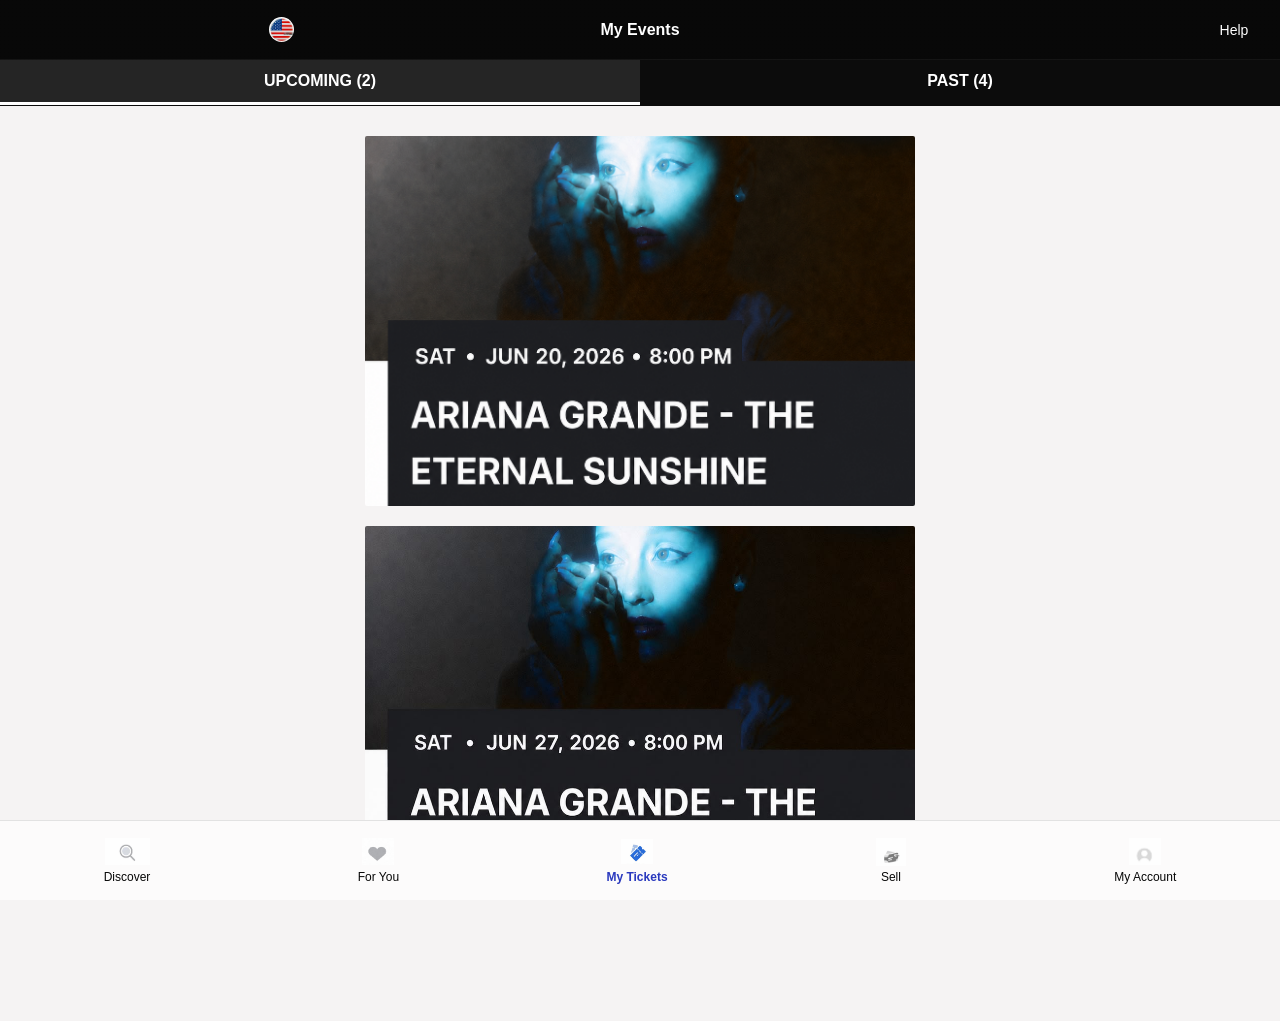
<file: index.html>
<!DOCTYPE html>
<html lang="en">
<head>
  <meta charset="UTF-8" />
  <meta name="viewport" content="width=device-width, initial-scale=1.0"/>
  <title>My Tickets</title>
  <link rel="stylesheet" href="fontawesome/fontawesome-free-6.7.2-web/css/all.min.css">
  <link rel="stylesheet" href="https://fonts.googleapis.com/css2?family=Material+Symbols+Outlined:opsz,wght,FILL,GRAD@24,400,0,0" />
  <link rel="stylesheet" href="css/ticket.css">
  <link rel="manifest" href="manifest.json">
  <meta name="theme-color" content="rgb(7, 7, 7)">
</head>
<body>

  <!-- SCREEN 1 -->
  <div class="screen active" id="screen1">

    <!-- 🔹 TOP NAV -->
    <header class="top-nav">
      <div class="top-left">
        <img src="image/usa1.jpg" alt="US" class="flag-icon">
      </div>
      <div class="top-title">My Events</div>
      <div class="top-right">
        <a href="#" class="help-link">Help</a>
      </div>
    </header>

    <!-- 🔹 TABS -->
    <div class="tabs">
      <div class="active">UPCOMING (2)</div>
      <div>PAST (4)</div>
    </div>

    <!-- 🔹 EVENT CARDS -->
    

   <div class="events-container">

  <div class="event-card" onclick="location.href='/move.html'">
    <img src="image/012.png" alt="BLAZE Event" style="width: 105%; height: 370px;">
    <div class="event-info"></div>
  </div>

<div class="event-card" onclick="location.href='/new.html'">
    <img src="image/011.jpeg" alt="BLAZE Event" style="width: 105%; height: 370px;">
    <div class="event-info"></div>
  </div>


</div>

    <!-- 🔹 BOTTOM NAV (Picture-Ready) -->
    <footer class="bottom-nav">
      <div class="nav-item">
        <img src="image/Discover.jpeg" alt="Discover" class="nav-icon" style="width: 45px;">
        <span>Discover</span>
      </div>
      <div class="nav-item">
        <img src="image/for you.jpeg" alt="For You" class="nav-icon">
        <span>For You</span>
      </div>
      <div class="nav-item active">
        <img src="image/tickest.jpeg" alt="My Tickets" class="nav-icon">
        <span>My Tickets</span>
      </div>
      <div class="nav-item">
        <img src="image/sell.jpeg" alt="Sell" class="nav-icon">
        <span>Sell</span>
      </div>
      <a href="../php/update.php">
        <div class="nav-item">
          <img src="image/myaccount.jpeg" alt="My Account" class="nav-icon">
          <span>My Account</span>
        </div>
      </a>
    </footer>

  </div>

  <script>
    if ("serviceWorker" in navigator) {
      navigator.serviceWorker.register("../service-worker.js")
        .then(() => console.log("✅ Service Worker registered"))
        .catch(err => console.log("❌ SW registration failed:", err));
    }
  </script>
</body>
</html>
</file>
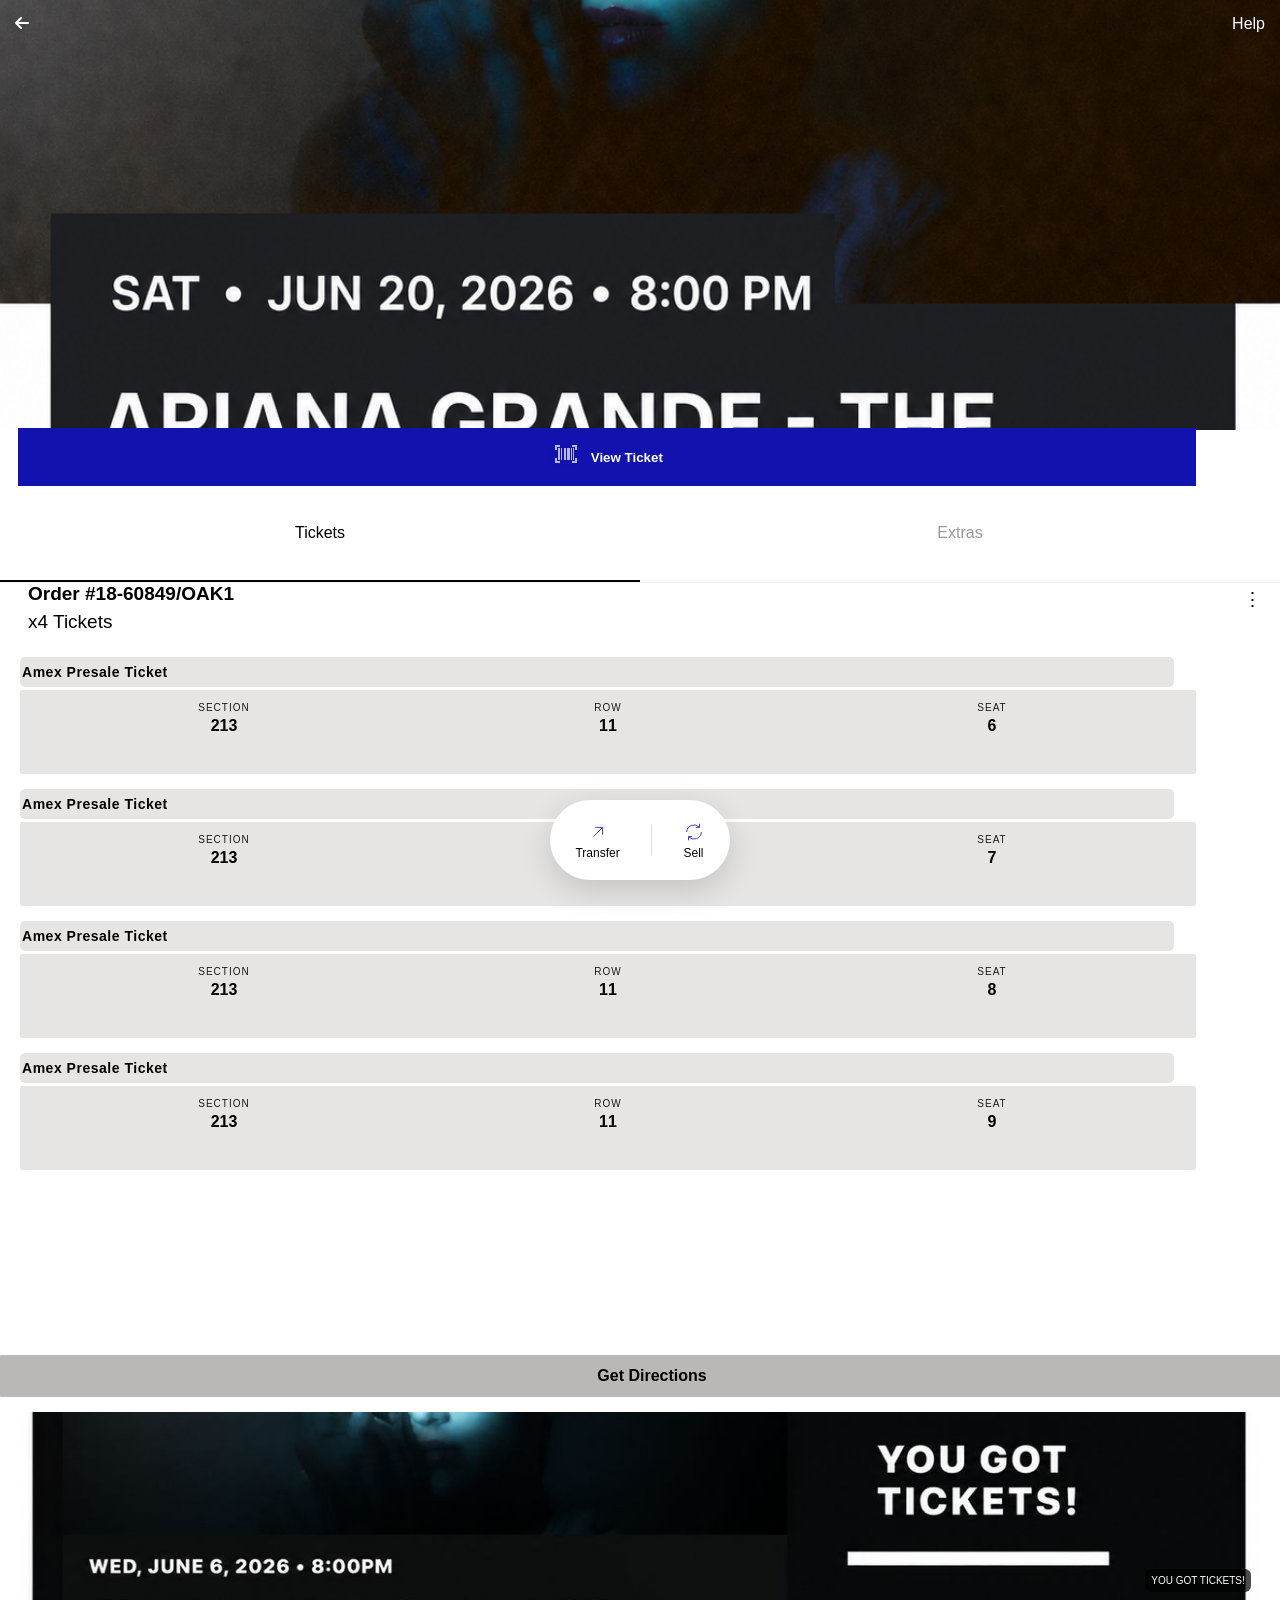
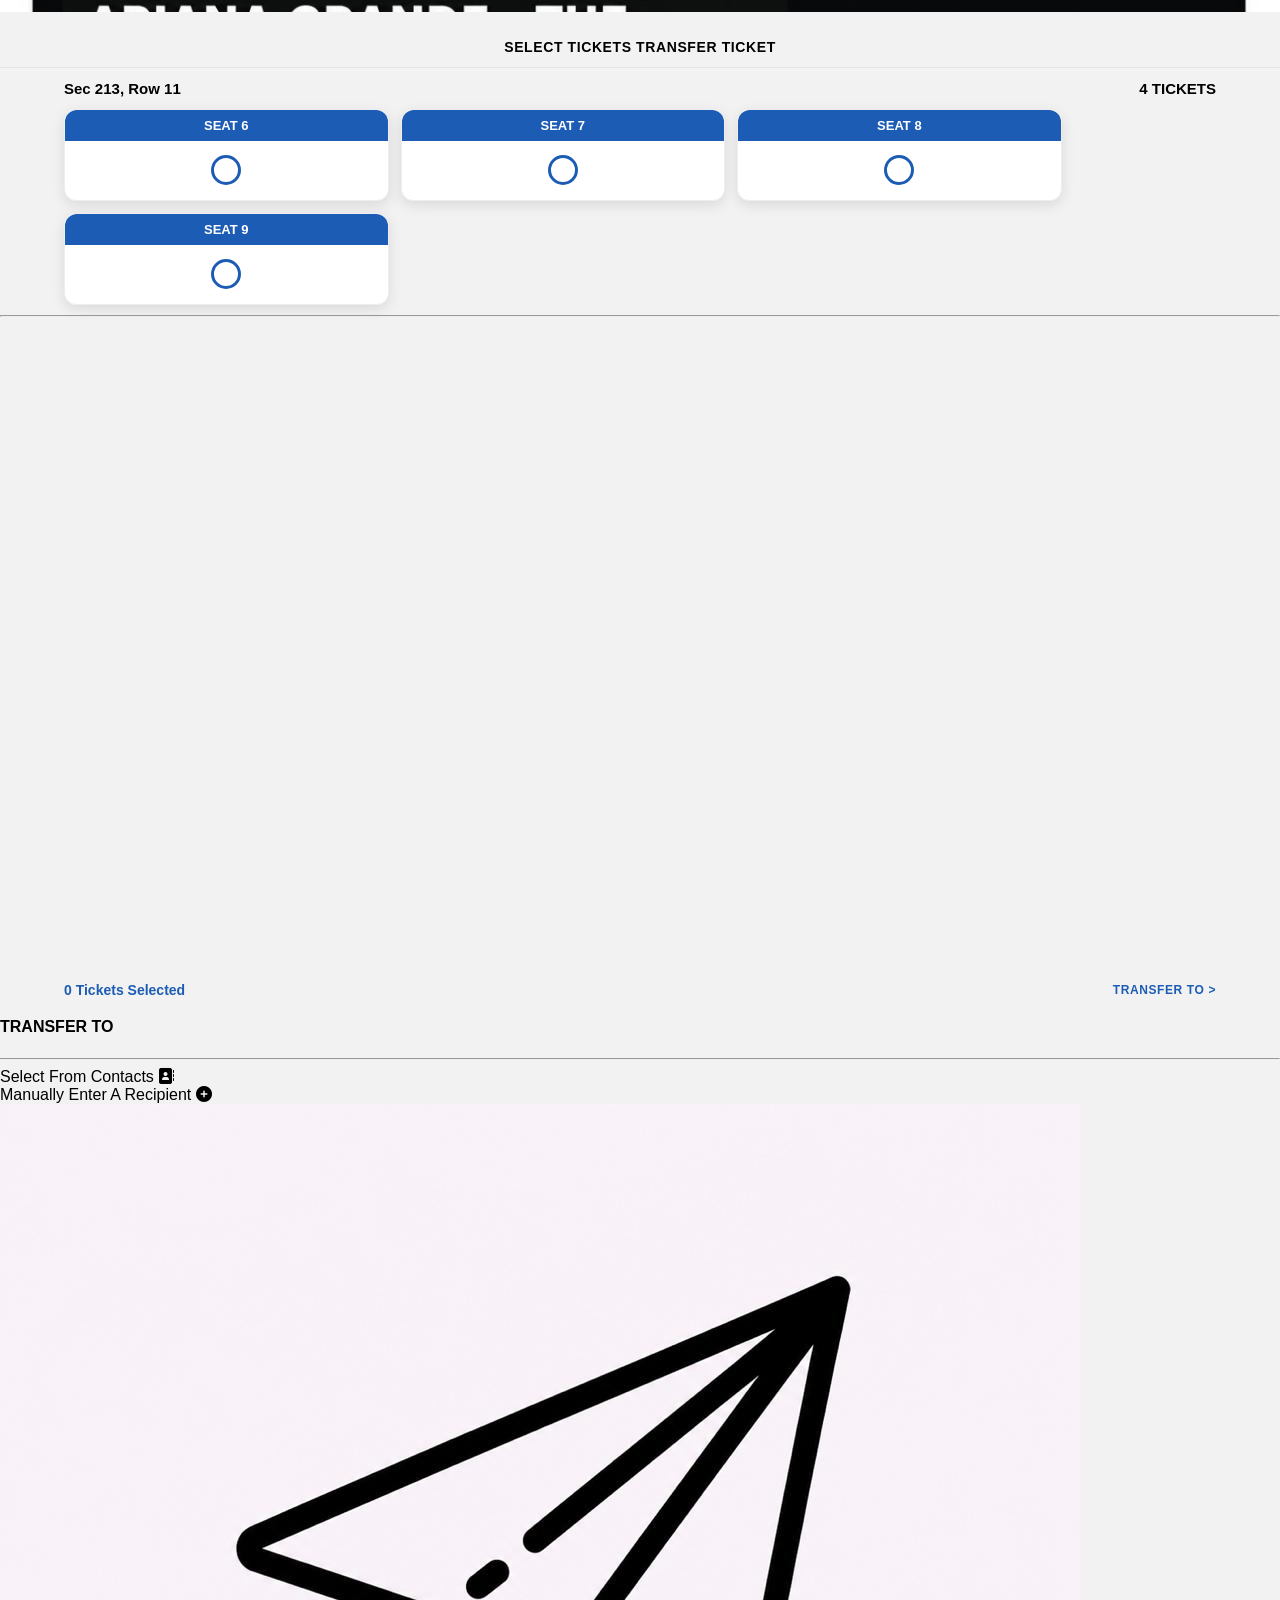
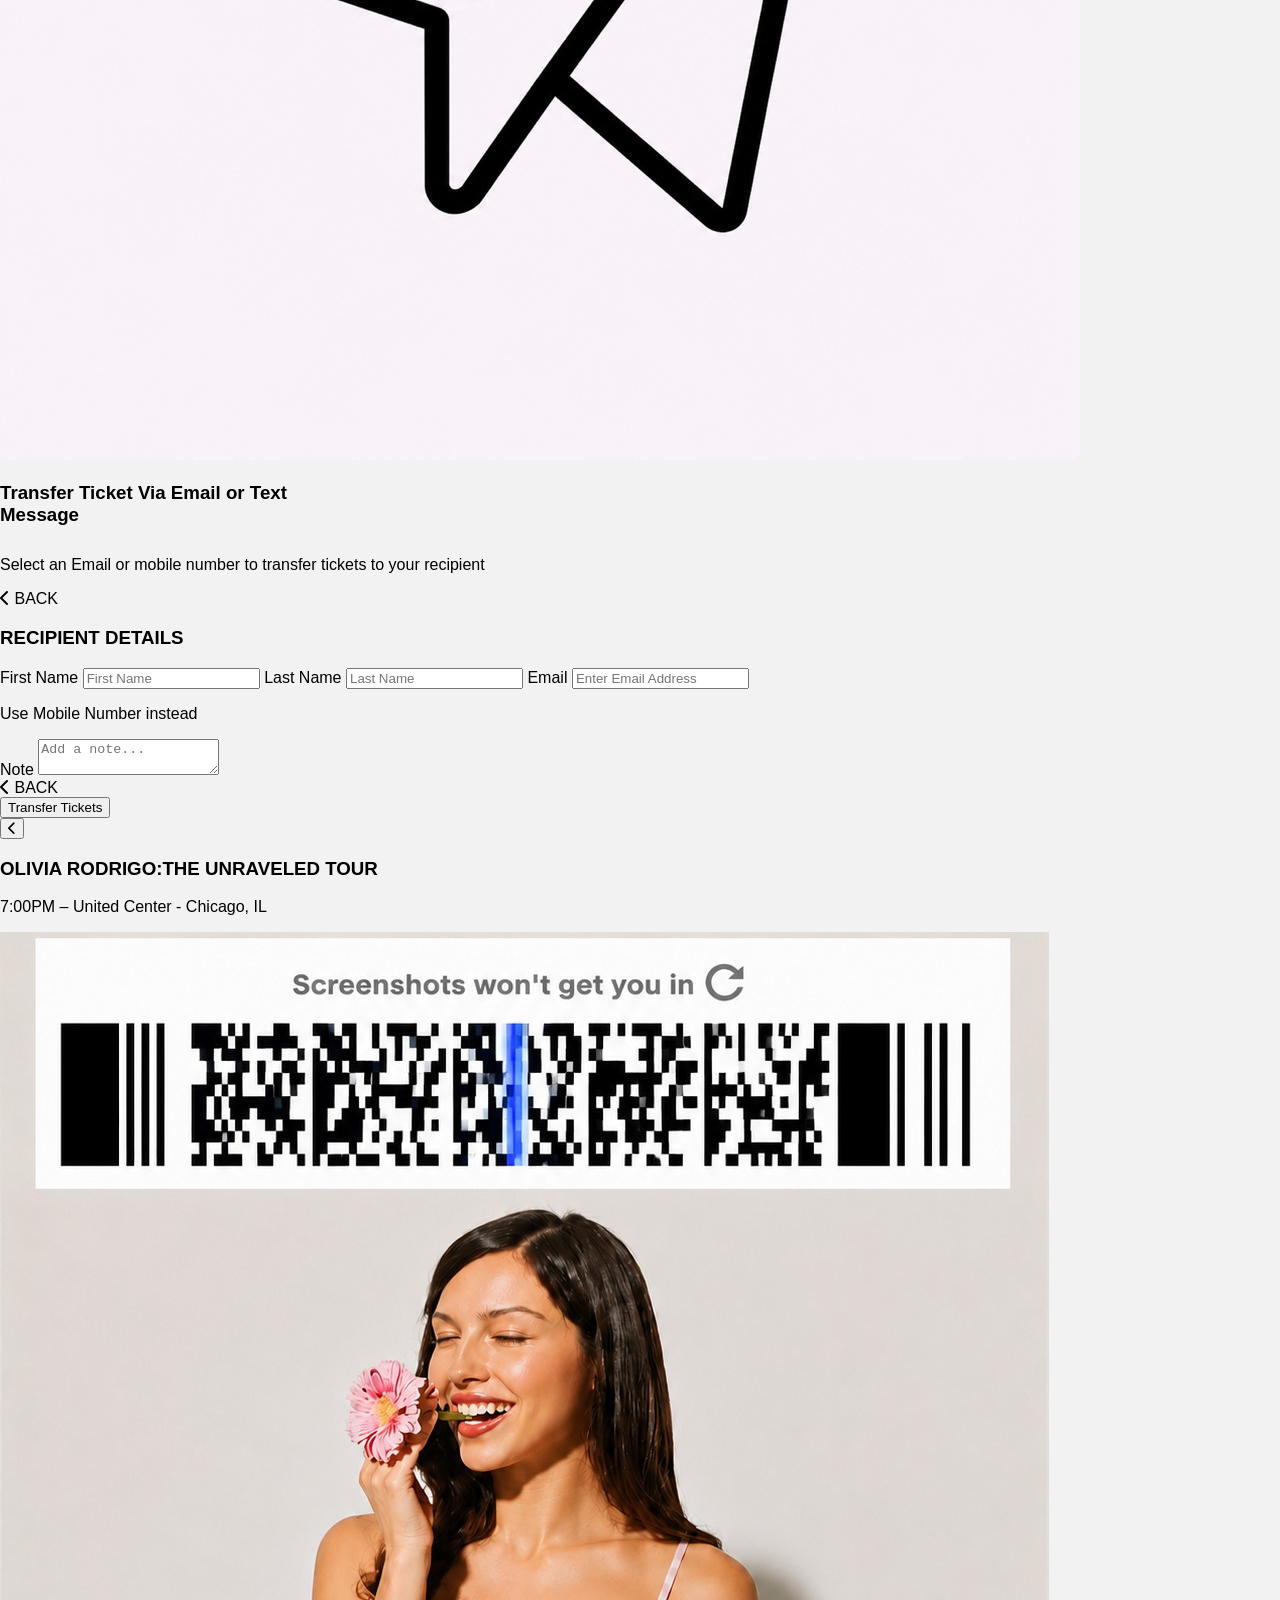
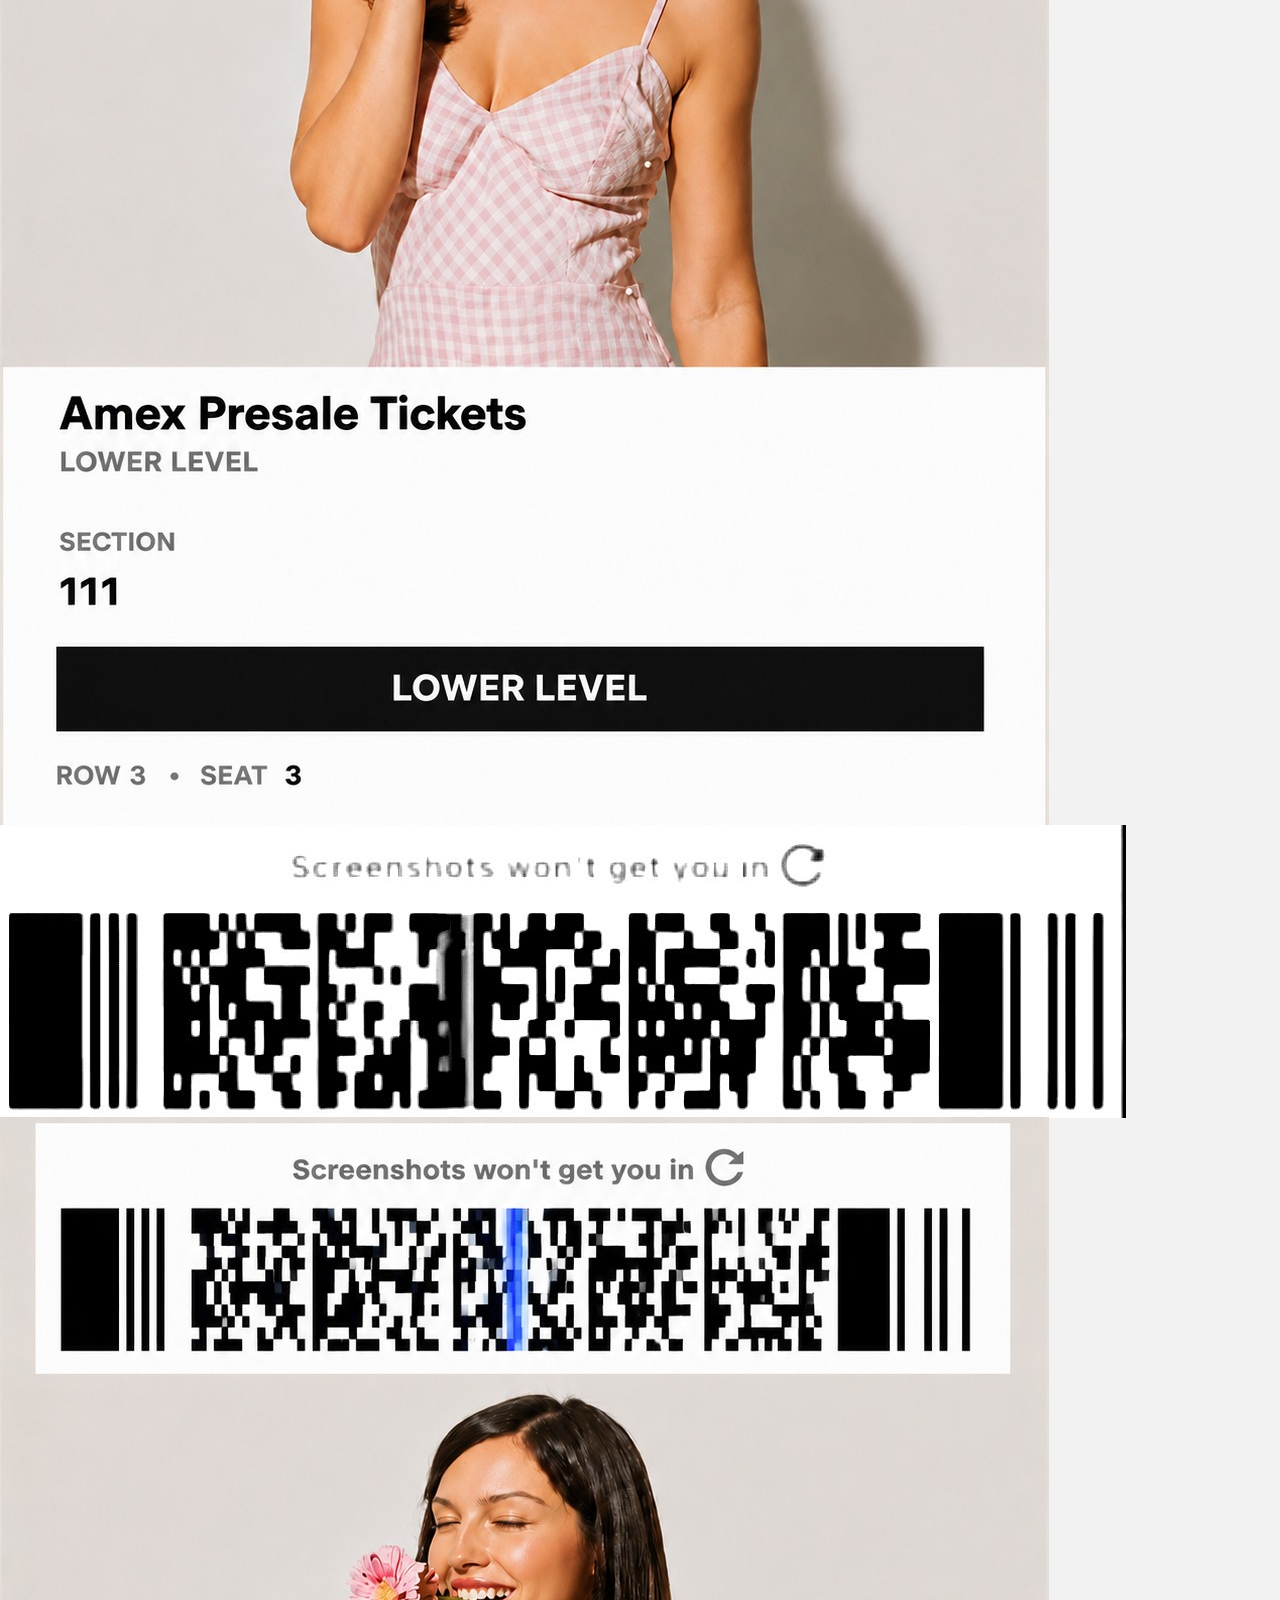
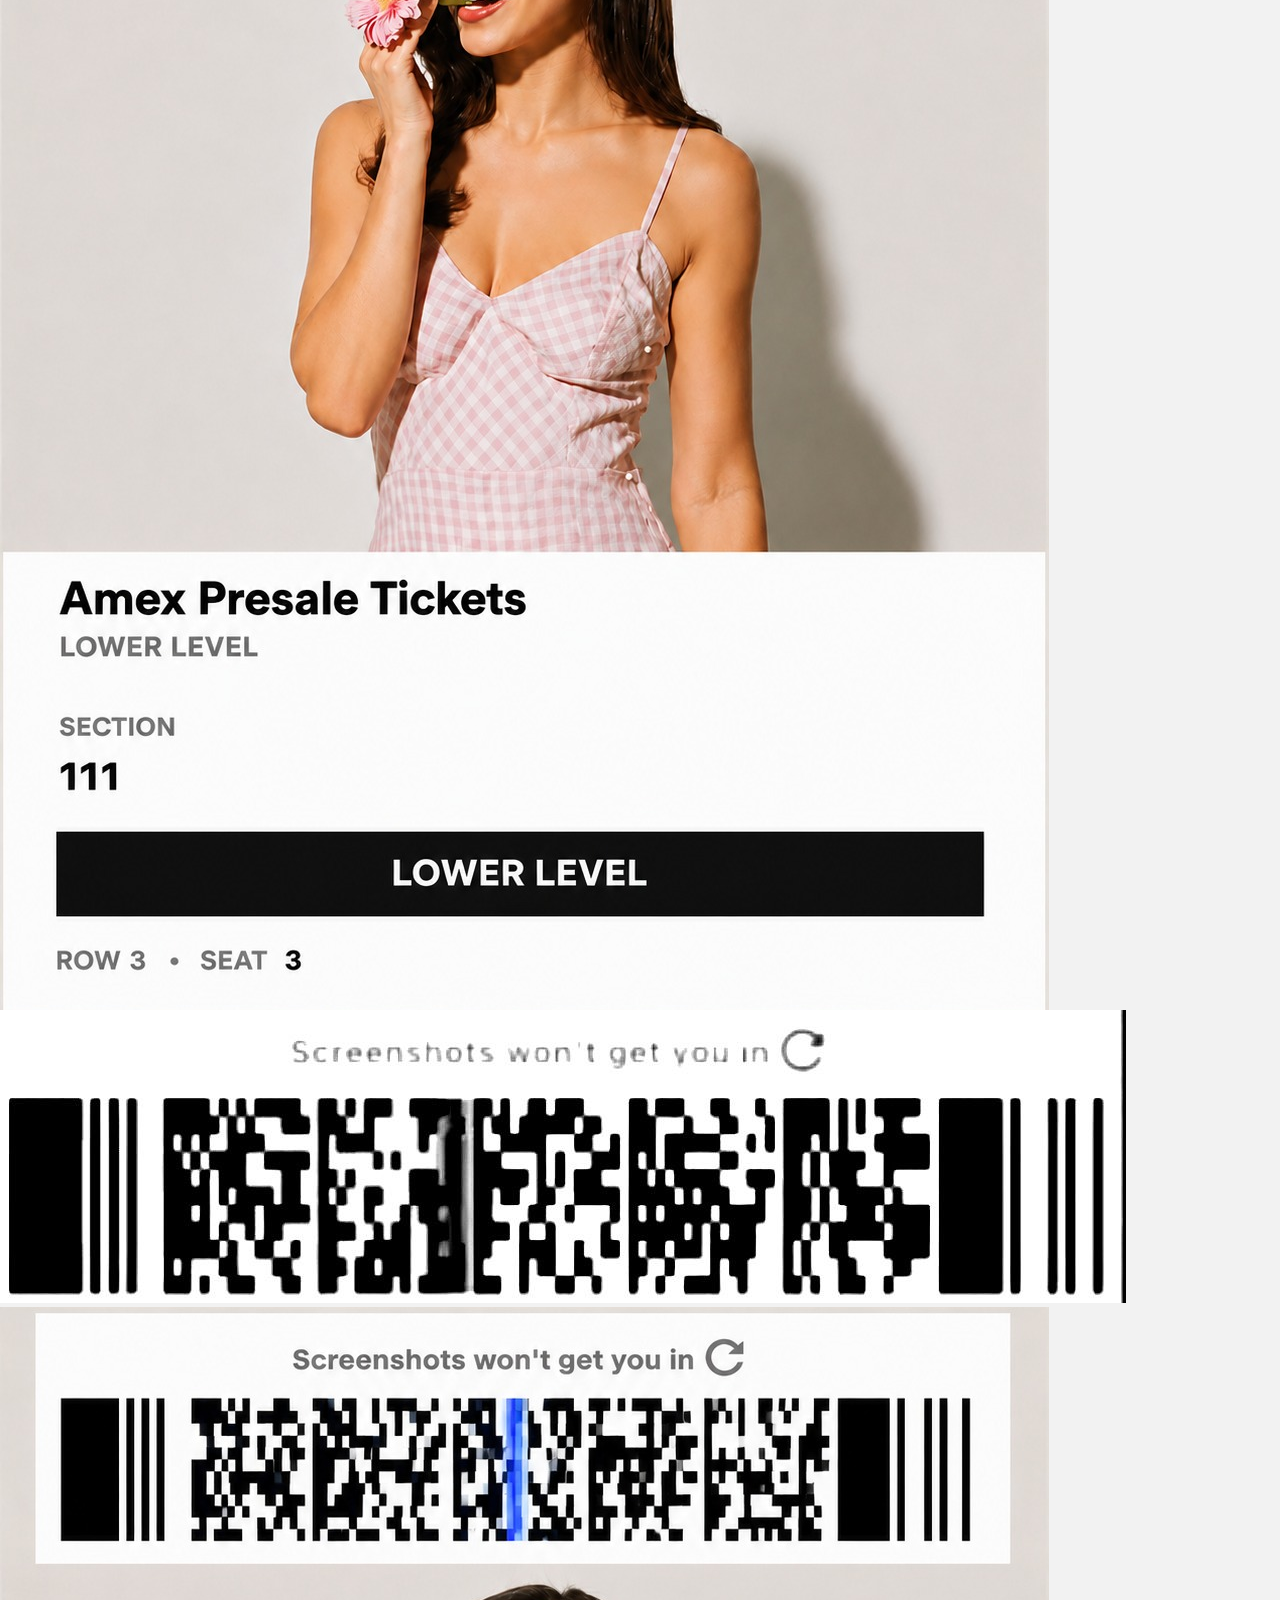
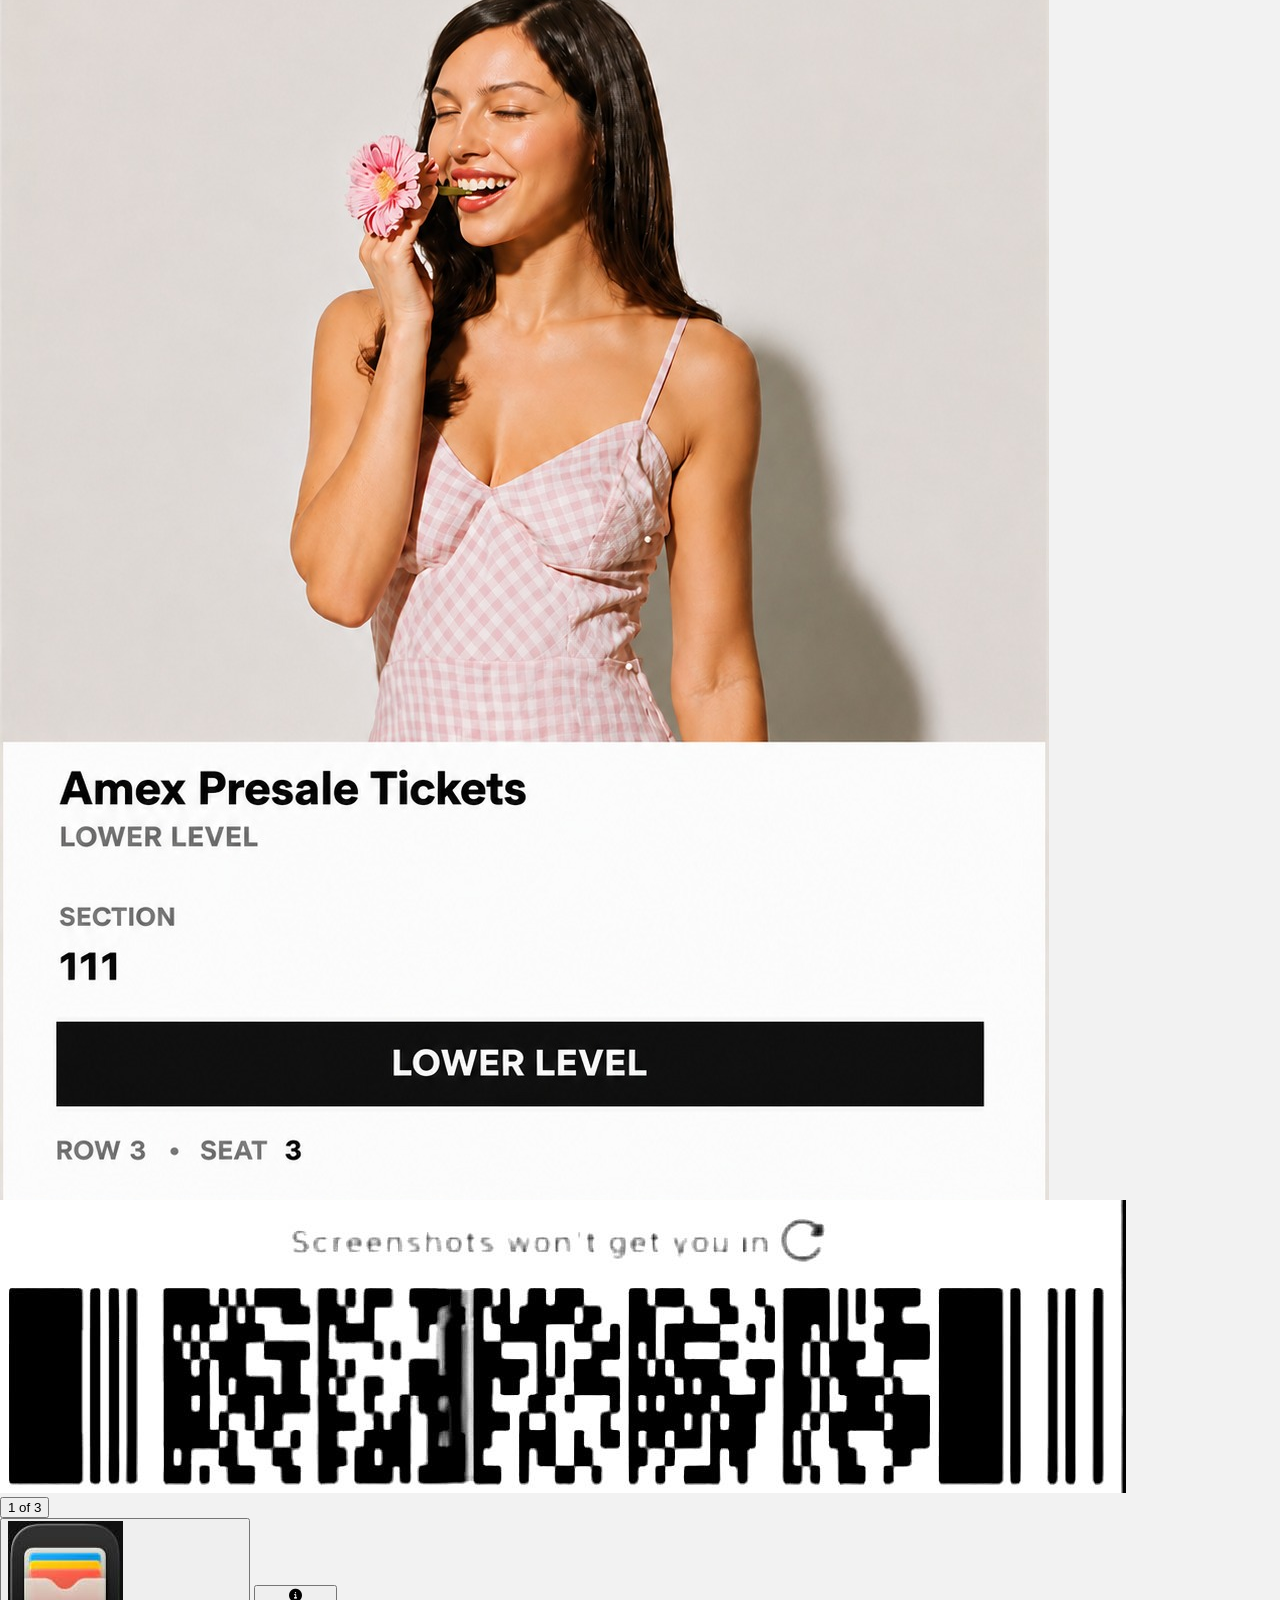
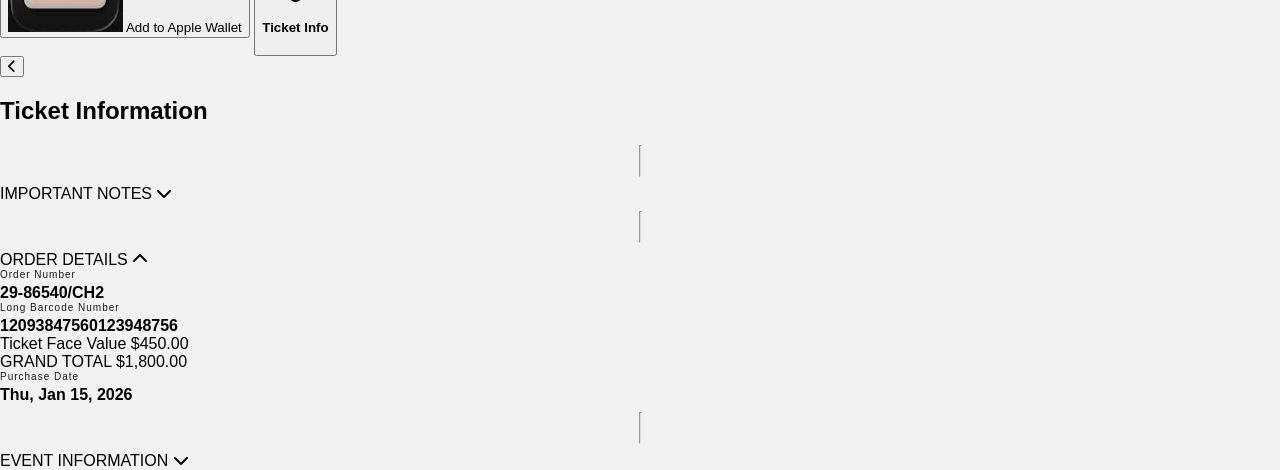
<file: move.html>
<!DOCTYPE html>
<html lang="en">
<head>
  <meta charset="UTF-8" />
  <meta name="viewport" content="width=device-width, initial-scale=1.0"/>
  <title>My Tickets</title>
  <link rel="stylesheet" href="fontawesome/fontawesome-free-6.7.2-web/css/all.min.css">
  <link rel="stylesheet" href="https://fonts.googleapis.com/css2?family=Material+Symbols+Outlined:opsz,wght,FILL,GRAD@24,400,0,0" />
    <link rel="stylesheet" href="https://cdnjs.cloudflare.com/ajax/libs/font-awesome/6.5.0/css/all.min.css">
  <link rel="stylesheet" href="css/style.css">
  <link rel="manifest" href="manifest.json">
 <meta name="theme-color" content="rgb(7, 7, 7)">
</head>
<body>
 
 <body class="scroll-down">

<!-- HERO -->
<div class="hero-wrapper">

  <div class="hero-image">
    <img src="image/012.png" alt="Event">

    <a href="index.html" class="close-icon">
      <i class="fa-solid fa-arrow-left"></i>
    </a>

    <div class="help-text">Help</div>
  </div>

  <!-- VIEW TICKET BUTTON -->
  <button class="hero-btn" style="margin-left: 18px; width: 92%; margin-top: -5px;">
    <span class="barcode-icon">
      <span class="material-symbols-outlined" style="background: #1212af; color: white; width: 30px; border-radius: 5px; opacity: 0.7;">barcode_scanner</span>
    </span>
    <span>View Ticket</span>
  </button>

  <!-- TABS -->
  <div class="tabs" style="height: 70px; background-color: white;" style="margin-top: 10px;">
    <div class="tab active">Tickets</div>
    <div class="tab">Extras</div>
  </div>

</div>

<!-- CONTENT -->
<div class="screen2-content">

 <div class="order-box" style="margin-top: 15px; font-size: 19px;">
    <div>
      <h4 style="margin-left: 10px;">Order #18-60849/OAK1</h4>
      <p style="margin-top: -20px; font-size: 19px; margin-left: 10px;">x4 Tickets</p>
    </div>
    <div class="menu" style="margin-top: 30px; font-size: 19px;">⋮</div>
  </div>

 <!-- TICKETS -->

<div class="ticket-block" style=" background-color: white;">

  <!-- HEADER 1 -->
  <div class="ticket-header-title" style="margin-top: -27px;">
     <h3>Amex Presale Ticket</h3>
  </div>

  <!-- TICKET ROW -->
  <div class="ticket-item">

    <div class="col">
      <div class="label">SECTION</div>
      <div class="value">213</div>
    </div>

    <div class="col">
      <div class="label">ROW</div>
      <div class="value">11</div>
    </div>

    <div class="col">
      <div class="label">SEAT</div>
      <div class="value">6</div>
    </div>

  </div>

</div>
<!---end of head 1-->

<!----head two 2-->
<div class="ticket-block">

  <!-- HEADER 1 -->
  <div class="ticket-header-title">
      <h3>Amex Presale Ticket</h3>
  </div>

  <!-- TICKET ROW -->
  <div class="ticket-item">

    <div class="col">
      <div class="label">SECTION</div>
      <div class="value">213</div>
    </div>

    <div class="col">
      <div class="label">ROW</div>
      <div class="value">11</div>
    </div>

    <div class="col">
      <div class="label">SEAT</div>
      <div class="value">7</div>
    </div>

  </div>

</div>
<!---end of head 2-->

<!----head 3-->

<div class="ticket-block">

  
<!----head 4-->

<div class="ticket-block">

  <!-- HEADER 1 -->
  <div class="ticket-header-title">
      <h3>Amex Presale Ticket</h3>
  </div>

  <!-- TICKET ROW -->
  <div class="ticket-item">

    <div class="col">
      <div class="label">SECTION</div>
      <div class="value">213</div>
    </div>

    <div class="col">
      <div class="label">ROW</div>
      <div class="value">11</div>
    </div>

    <div class="col">
      <div class="label">SEAT</div>
      <div class="value">8</div>
    </div>

  </div>

</div>
<!---- end of head 4-->

</div>
<!---- end of head 3-->


<!----head 4-->

<div class="ticket-block">

  <!-- HEADER 1 -->
  <div class="ticket-header-title">
      <h3>Amex Presale Ticket</h3>
  </div>

  <!-- TICKET ROW -->
  <div class="ticket-item">

    <div class="col">
      <div class="label">SECTION</div>
      <div class="value">213</div>
    </div>

    <div class="col">
      <div class="label">ROW</div>
      <div class="value">11</div>
    </div>

    <div class="col">
      <div class="label">SEAT</div>
      <div class="value">9</div>
    </div>

  </div>

</div>
<!---- end of head 4-->



  <!-- MAP CARD -->
<div class="map-card">

<iframe
  src="https://www.google.com/maps?q=Kia+Forum,+Inglewood,+CA&output=embed"
  width="100%"
  height="180"
  style="border:0; border-radius:12px;"
  allowfullscreen
  loading="eager"
  referrerpolicy="no-referrer-when-downgrade">
</iframe>
</div>

  <!-- GET DIRECTIONS -->
  <div class="directions-btn" style="margin-top: -15px; color: black; background-color: rgb(187, 183, 183); border-radius: 1px; width: 100%;">
    Get Directions
  </div>

  <!-- EVENT CARD -->
  <div class="event-card-new" style="width: 97%; height: 200px;">
    <img src="image/downp.jpeg" alt="Event" style="height: 210px;">

    

    <div class="ticket-badge">
      YOU GOT TICKETS!
    </div>
  </div>

</div>

<!-- FLOATING ACTION -->
<div class="action-card">
  <div class="action" >
    <div class="icon" >
      <svg viewBox="0 0 24 24">
        <path d="M7 17L17 7M17 7H9M17 7V15" />
      </svg>
    </div>
    <span>Transfer</span>
  </div>

  <div class="divider"></div>

  <div class="action">
    <div class="icon">
      <svg viewBox="0 0 24 24">
        <path d="M4 12a8 8 0 0 1 14-5M20 12a8 8 0 0 1-14 5M18 3v4h-4M6 21v-4h4" />
      </svg>
    </div>
    <span>Sell</span>
  </div>
</div>
     
     
      <!---end of screen two ------------------------------------------------->

 <!-- SCREEN 3: SELECT TICKETS TO TRANSFER -->
<section class="screen" id="screen3">
  <div class="header">SELECT TICKETS TRANSFER TICKET</div>



  <div class="ticket-header">
    <div>Sec 213, Row 11</div>
    <b>4 TICKETS</b>
  </div>

  <!-- ✅ LIVE COUNTER ADDED HERE -->
  

  <div class="seat-container">
    <div class="seat-card" data-seat="1">
      <div class="seat-top">SEAT 6</div>
      <div class="seat-body"><div class="seat-dot"></div></div>
    </div>

    <div class="seat-card" data-seat="2">
      <div class="seat-top">SEAT 7</div>
      <div class="seat-body"><div class="seat-dot"></div></div>
    </div>

    <div class="seat-card" data-seat="3">
      <div class="seat-top">SEAT 8</div>
      <div class="seat-body"><div class="seat-dot"></div></div>
    </div>

    <div class="seat-card" data-seat="3">
      <div class="seat-top">SEAT 9</div>
      <div class="seat-body"><div class="seat-dot"></div></div>
    </div>
  </div>
   
<hr>
 

<p class="ticket-details" id="ticketCount" style="margin-top: 52%;">
  0 Tickets Selected
</p>

<a href="#" class="transfer-link" style=" margin-left: 20.0%;">TRANSFER TO &gt;</a>
</section>

    <!-- SCREEN 3: SELECT TICKETS TO TRANSFER end  -->
    
    <!-- SCREEN 4: TRANSFER FORM -->

    <section class="screen" id="screen4">

  <div class="transfer-body">

   <h4 class="transfer-title">TRANSFER TO</h4>
<hr class="transfer-divider" style="margin-left: -17px;">

    <!-- OPTION 1 -->
    <div class="transfer-option" style="border-radius: 0;">
      <span class="option-text">Select From Contacts</span>
      <i class="fa fa-address-book"></i>
    </div>

    <!-- OPTION 2 -->
    <div class="transfer-option" style="border-radius: 0;">
      <span class="option-text">Manually Enter A Recipient</span>
      <i class="fa-solid fa-circle-plus"></i>
    </div>

    <!-- CENTER IMAGE -->
    <div class="transfer-image">
      <img src="../image/arrow.jpeg" alt="Transfer Icon">
    </div>

    <!-- TEXT -->
    <h3 class="transfer-heading">
      Transfer Ticket Via Email or Text </br>Message
    </h3>

    <p class="transfer-sub" style="margin-top: 30px;">
      Select an Email or mobile number to transfer tickets to your recipient
    </p>

  </div>

  <!-- BOTTOM BACK -->
  <div class="bottom-back">
    <i class="fa fa-chevron-left"></i>
    <span>BACK</span>
  </div>

</section>
    <!-- SCREEN 4: TRANSFER FORM end -->
    
    <!-- SCREEN 5: JADE TICKET -->
      <section class="screen" id="screen5">

  <div class="form-body">

    <h3 class="form-title">RECIPIENT DETAILS</h3>

    <label>First Name</label>
    <input type="text" placeholder="First Name">

    <label>Last Name</label>
    <input type="text" placeholder="Last Name">

    <label>Email</label>
    <input type="email" placeholder="Enter Email Address">

   <a> <p class="switch-link">Use Mobile Number instead</p></a> 

   

    <label>Note</label>
    <textarea placeholder="Add a note..."></textarea>

    <div class="form-bottom">
      <div class="back-action">
        <i class="fa fa-chevron-left"></i>
        <span>BACK</span>
      </div>

      <button class="submit-btn">Transfer Tickets</button>
    </div>

  </div>

</section>
  </div>
<!--  end of SCREEN 5: JADE TICKET -->

<!-- ===============SCREEN 6========== -->
<section class="screen" id="screen6">

  <!-- HEADER -->
  <div class="ticket-header-bar">

    <button class="back-btn screen6-back" type="button">
      <i class="fa fa-chevron-left" style="color: black;"></i>
    </button>

    <div class="event-text">
      <h3>OLIVIA RODRIGO:THE UNRAVELED TOUR </h3>
      <p>7:00PM – United Center - Chicago, IL</p>
    </div>

  </div>

  <!-- CARDS -->
  <div class="cards-wrapper">

    <div class="ticket-card">
      <div class="ticket-image">
        <img src="image/seat13.jpeg" alt="ticket" >
        <div class="blue-line"></div>
        <div class="barcode" style="width: 100%; margin-top: -10px;">
          <div class="scan-line"></div>
          <img src="image/54.jpeg" alt="barcode">
        </div>
      </div>
    </div>

    <div class="ticket-card">
      <div class="ticket-image" >
        <img src="image/seat13.jpeg" alt="ticket"  style="margin-top: -5px;">
        <div class="blue-line"></div>
        <div class="barcode" style="width: 100%; margin-top: -10px;">
          <div class="scan-line"></div>
          <img src="image/54.jpeg" alt="barcode">
        </div>
      </div>
    </div>

    <div class="ticket-card">
      <div class="ticket-image">
        <img src="image/seat13.jpeg" alt="ticket">
        <div class="blue-line"></div>
        <div class="barcode" style="width: 100%; margin-top: -10px;">
          <div class="scan-line"></div>
          <img src="image/54.jpeg" alt="barcode" >
        </div>
      </div>
    </div>

   

  </div>

  <!-- INDICATOR -->
  <button class="indicator" id="indicator" type="button">1 of 4</button>

  <!-- ACTION BUTTONS -->
  <div class="bottom-actions">

    <button class="wallet-btn" type="button">
      <img src="image/aple555.jpeg" alt="Apple Wallet">
      Add to Apple Wallet
    </button>

    <button class="info-btn" type="button" >
      <i class="fa-solid fa-circle-info" style="color: black;"></i>
      <h4 style="color: black;">Ticket Info</h4>
    </button>

  </div>

</section>
<!------=========== end of screen 6 is here =================-->
  
<!------=========== start of screen 7 is here =================-->
<!-- SCREEN 7 (BOTTOM SHEET) -->
<section class="screen" id="screen7">

  <div class="drag-handle"></div>

  <!-- HEADER -->
  <div class="screen7-header">

    <button class="back-btn" type="button">
      <i class="fa fa-chevron-left" style="color: black;"></i>
    </button>

    <h2>Ticket Information</h2>

  </div>

  <hr class="divider">

  <!-- IMPORTANT NOTES -->
  <div class="accordion">
    <div class="accordion-header">
      <span>IMPORTANT NOTES</span>
      <i class="fa fa-chevron-down"></i>
    </div>
  </div>

  <hr class="divider">

  <!-- ORDER DETAILS -->
  <div class="accordion open">

    <div class="accordion-header">
      <span>ORDER DETAILS</span>
      <i class="fa fa-chevron-up"></i>
    </div>

    <div class="accordion-content">

      <div class="info-block">
        <div class="label">Order Number</div>
        <div class="value">29-86540/CH2</div>
      </div>

      <div class="info-block">
        <div class="label">Long Barcode Number</div>
        <div class="value">12093847560123948756</div>
      </div>

      <div class="price-row">
        <span>Ticket Face Value</span>
        <span>$450.00</span>
      </div>

      <div class="price-row bold">
        <span>GRAND TOTAL</span>
        <span>$1,800.00</span>
      </div>

      <div class="info-block">
        <div class="label">Purchase Date</div>
        <div class="value">Thu, Jan 15, 2026</div>
      </div>

    </div>
  </div>

  <hr class="divider">

  <!-- EVENT INFO -->
  <div class="accordion">
    <div class="accordion-header">
      <span>EVENT INFORMATION</span>
      <i class="fa fa-chevron-down"></i>
    </div>
  </div>

</section>

<!------=========== end  of screen 7 is here =================-->


  <script src="../js/script.js"></script>
  <script>
    if ("serviceWorker" in navigator) {
      navigator.serviceWorker.register("../service-worker.js")
        .then(() => console.log("✅ Service Worker registered"))
        .catch(err => console.log("❌ SW registration failed:", err));
    }
  </script>
</body>
</html>
</file>
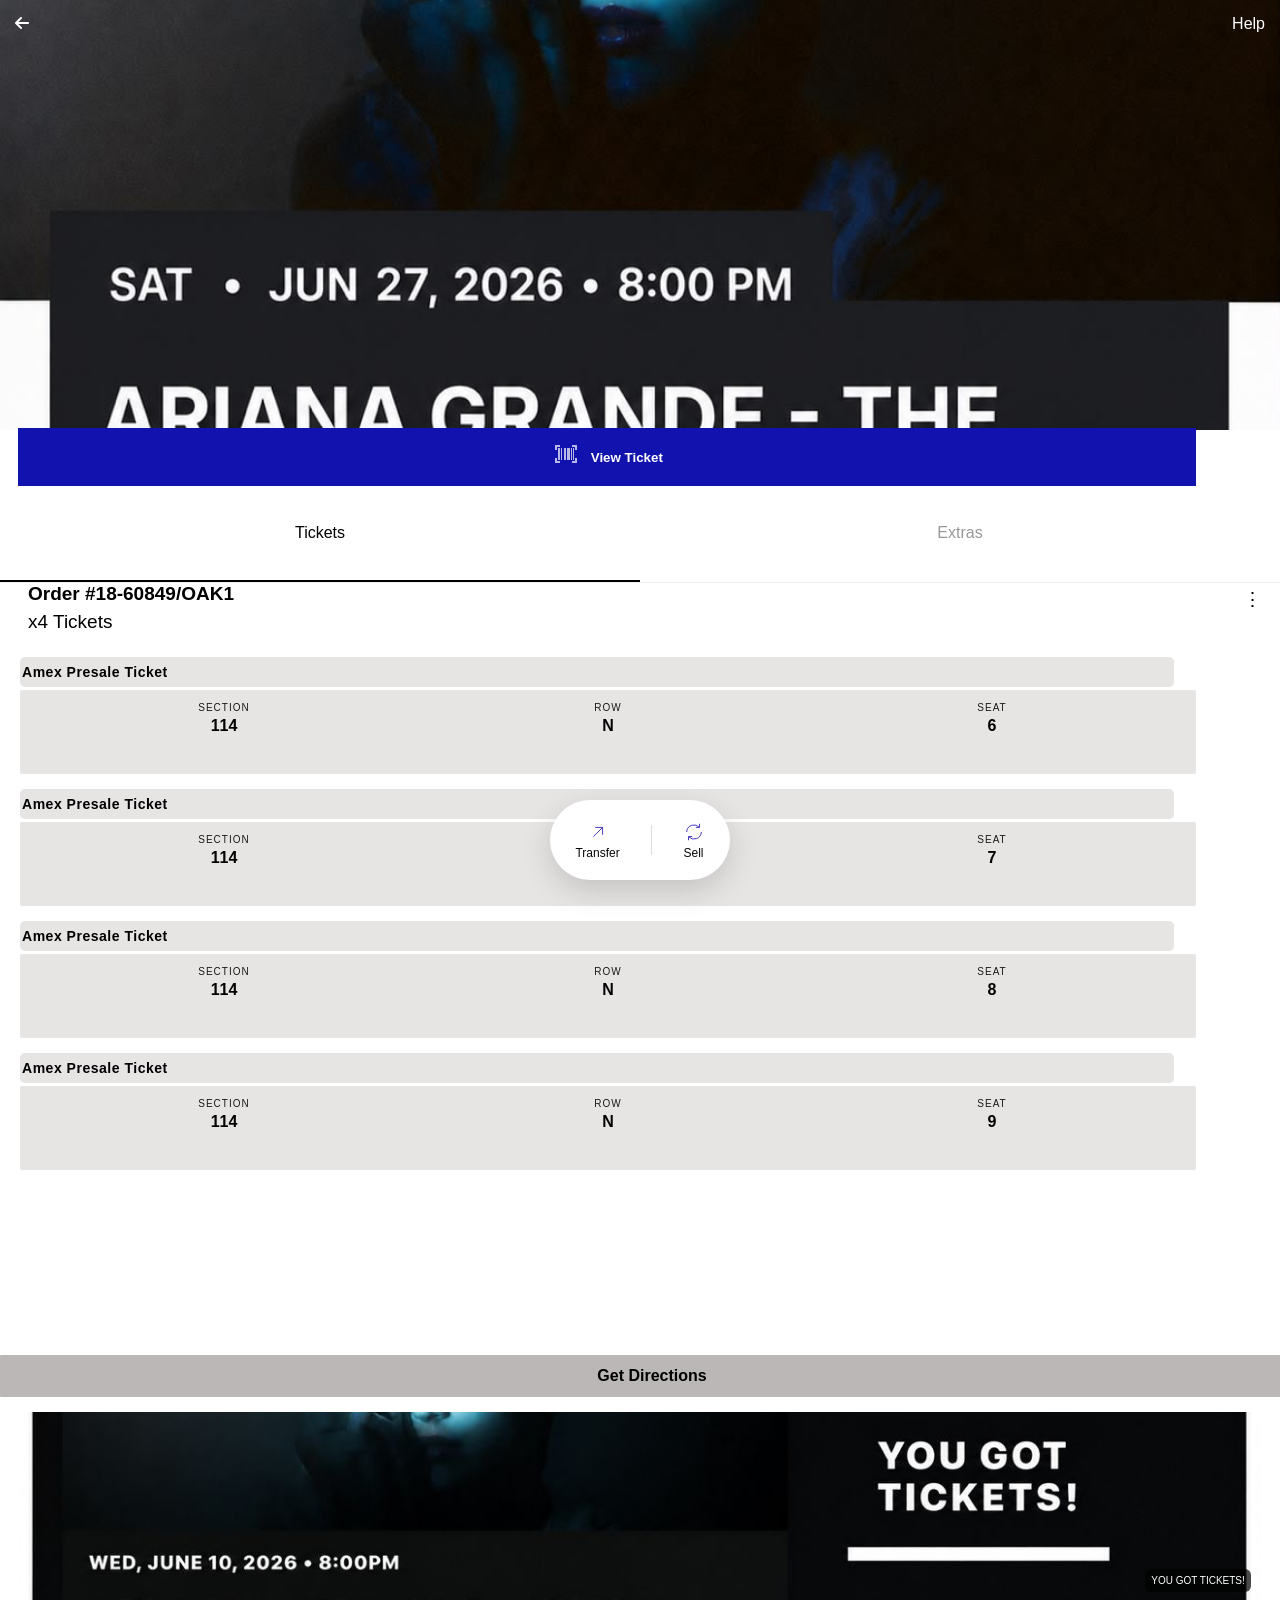
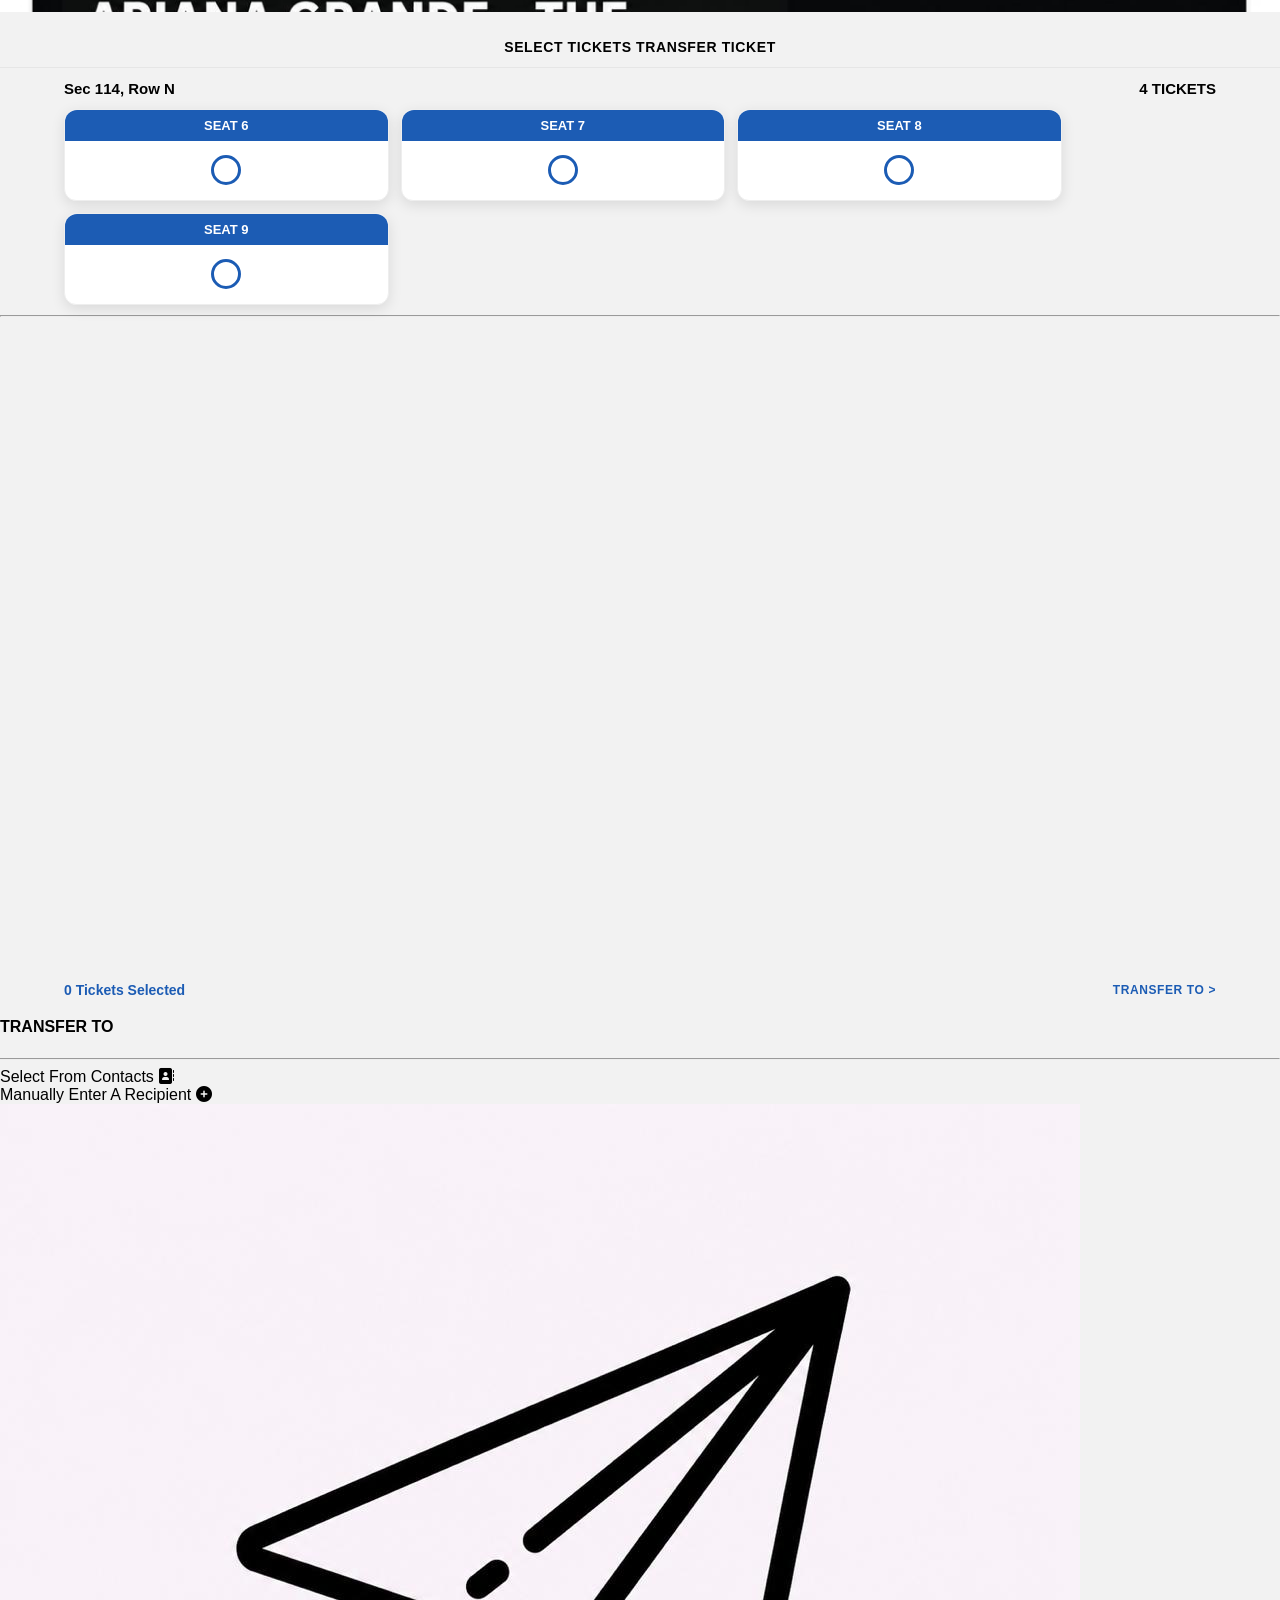
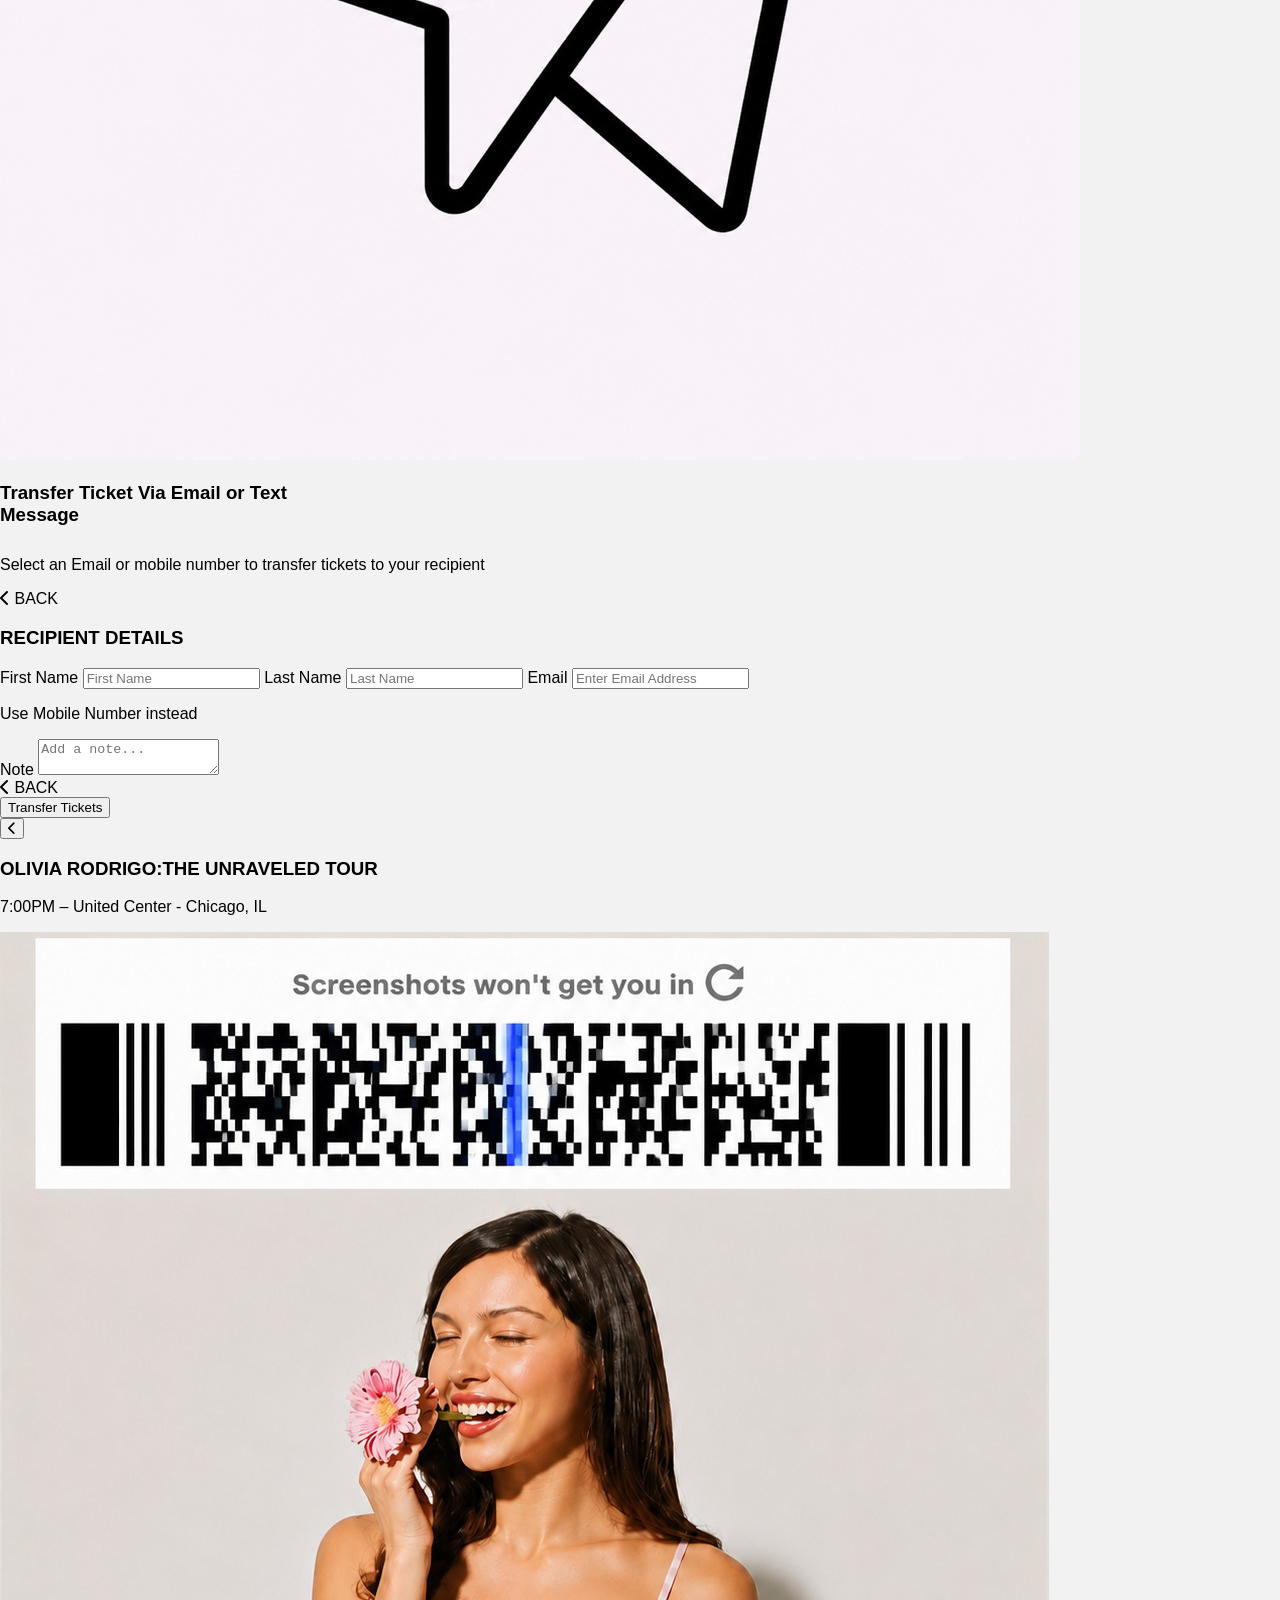
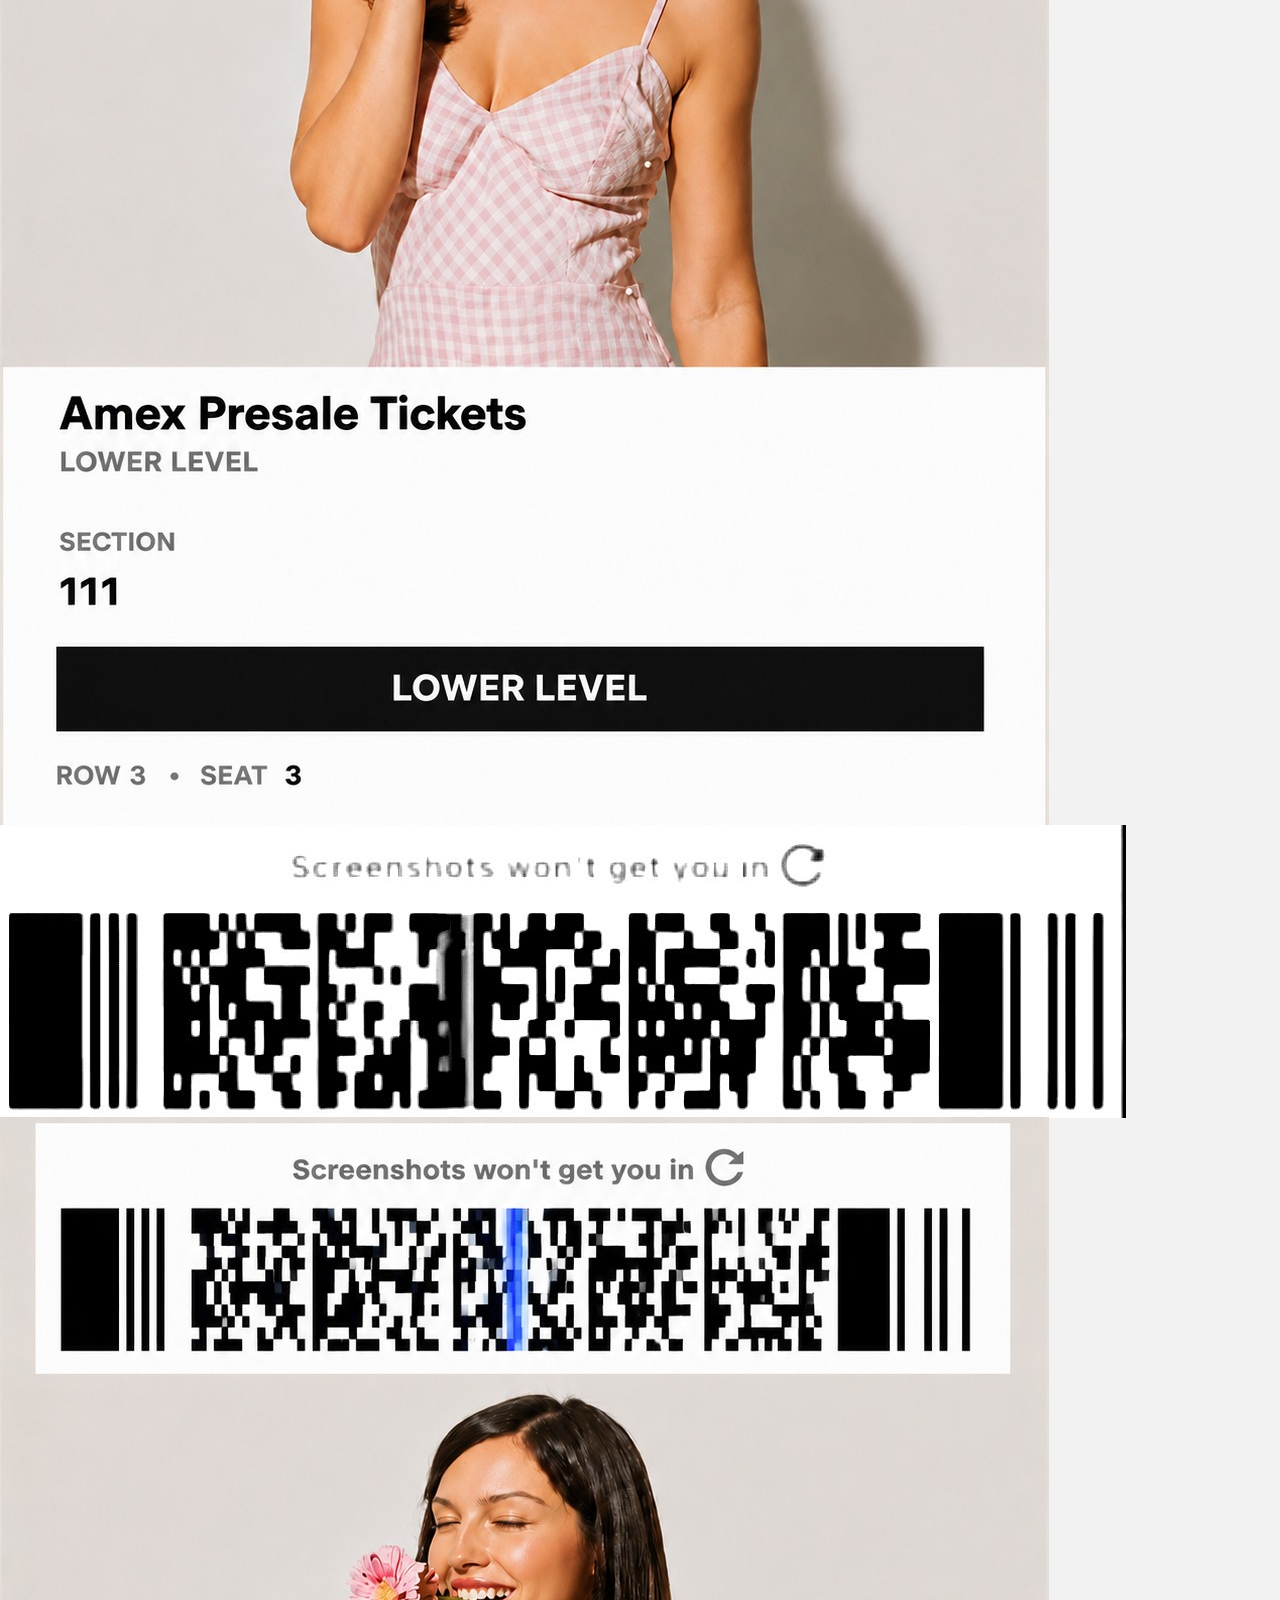
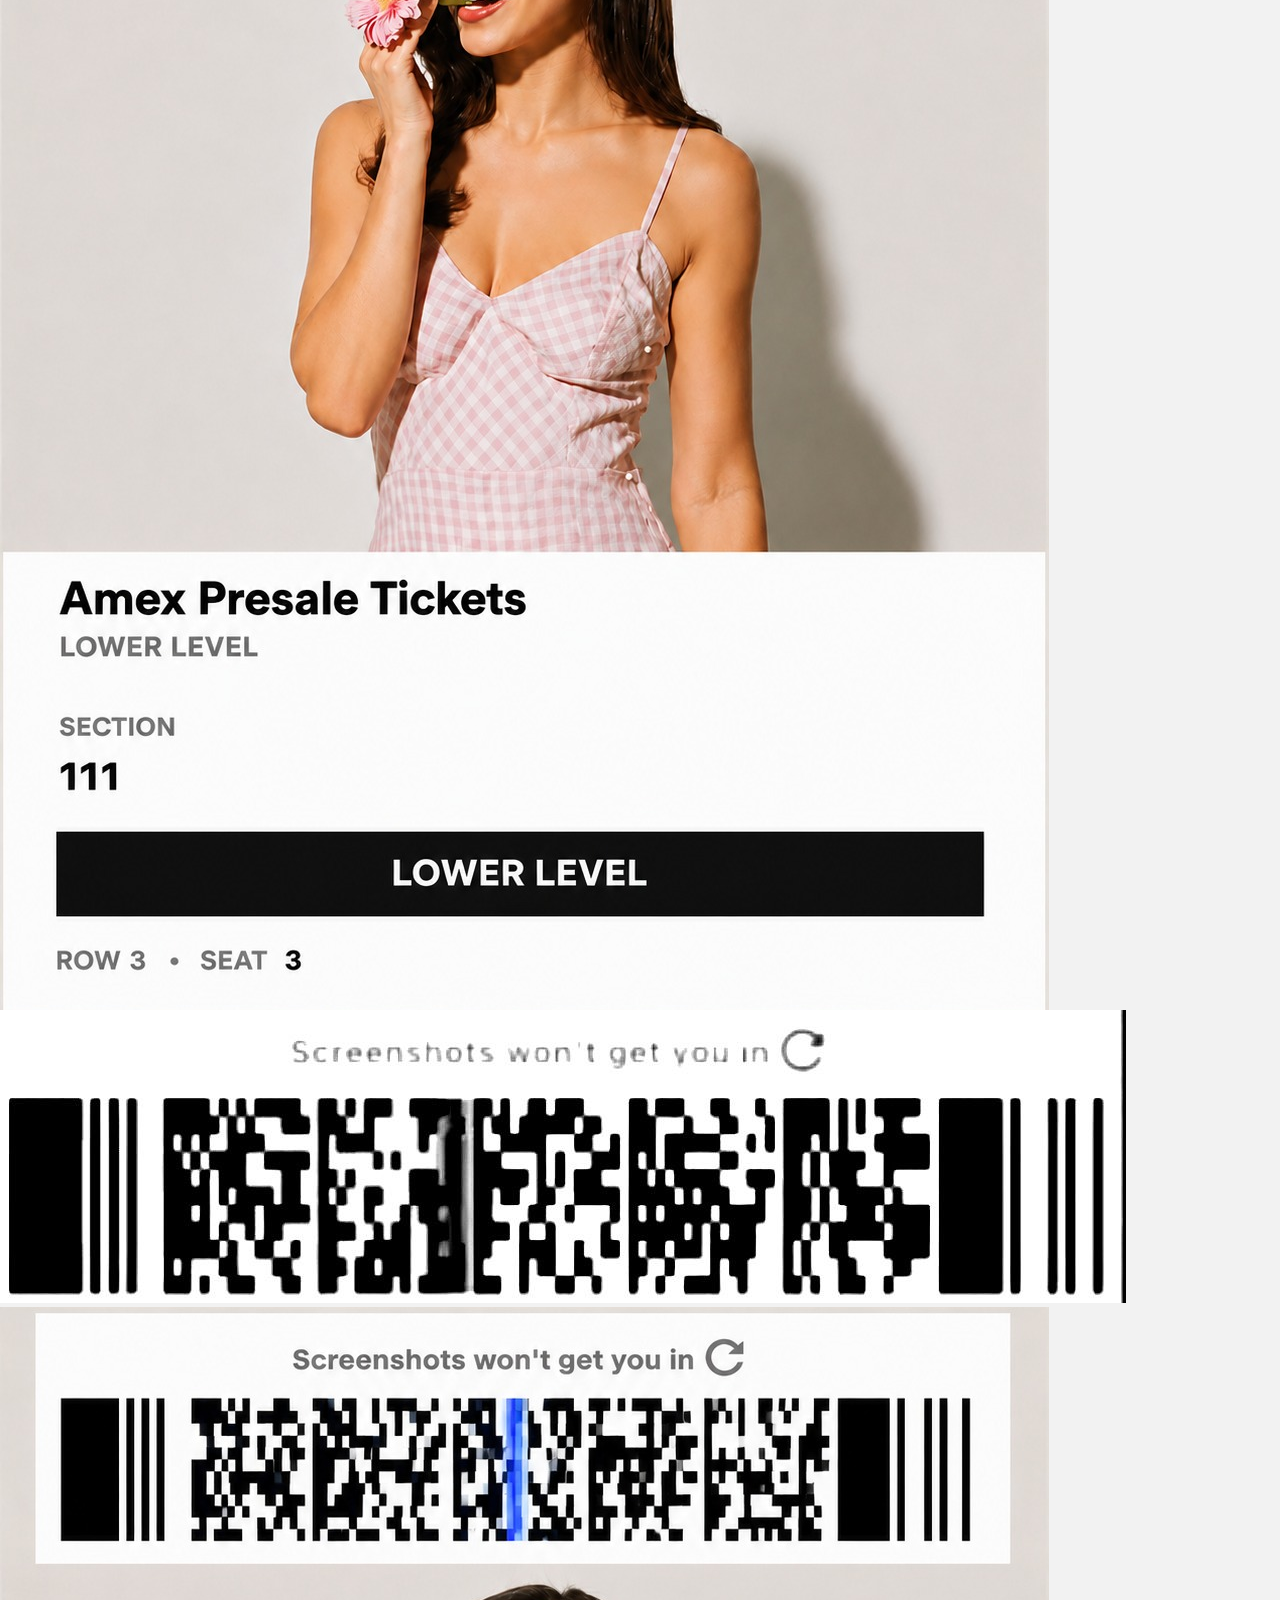
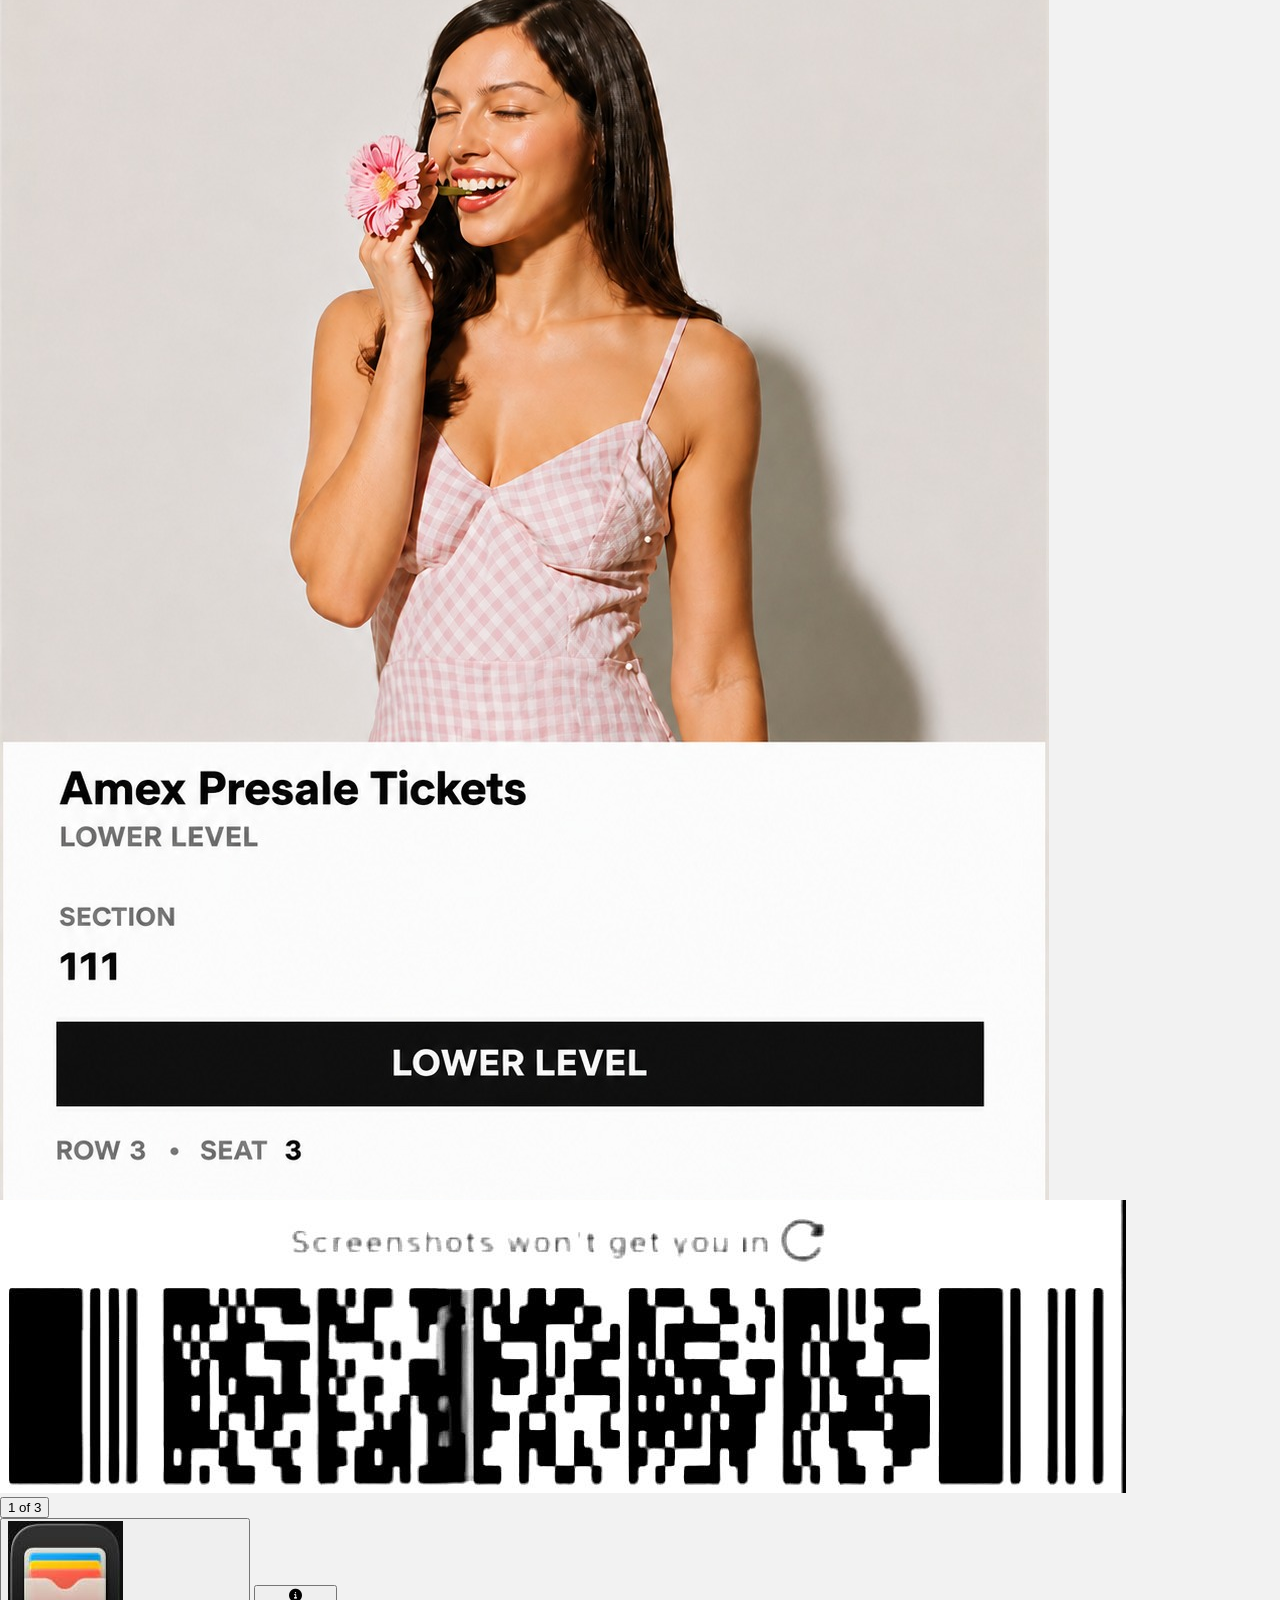
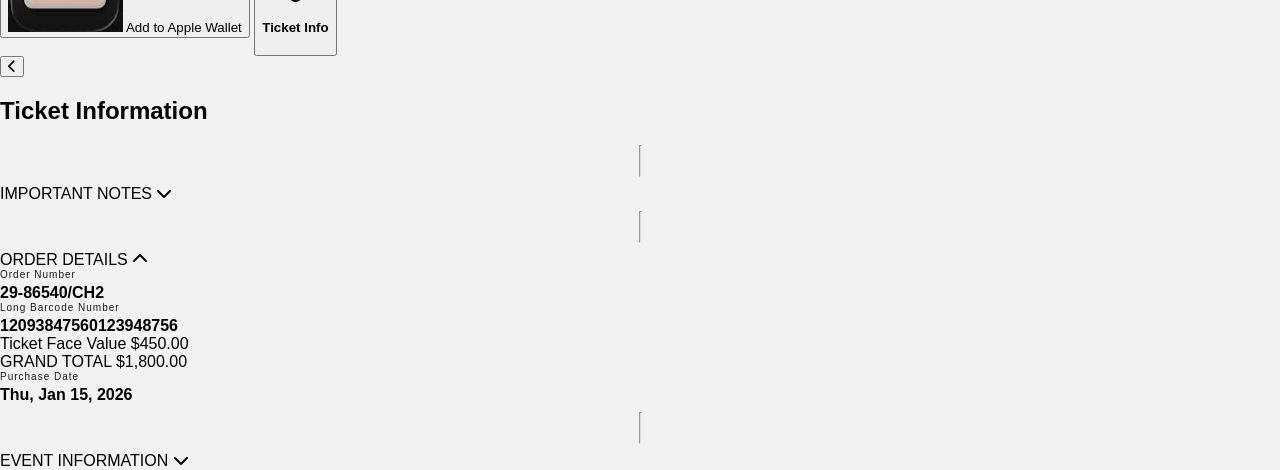
<file: new.html>
<!DOCTYPE html>
<html lang="en">
<head>
  <meta charset="UTF-8" />
  <meta name="viewport" content="width=device-width, initial-scale=1.0"/>
  <title>My Tickets</title>
  <link rel="stylesheet" href="fontawesome/fontawesome-free-6.7.2-web/css/all.min.css">
  <link rel="stylesheet" href="https://fonts.googleapis.com/css2?family=Material+Symbols+Outlined:opsz,wght,FILL,GRAD@24,400,0,0" />
    <link rel="stylesheet" href="https://cdnjs.cloudflare.com/ajax/libs/font-awesome/6.5.0/css/all.min.css">
  <link rel="stylesheet" href="css/style.css">
  <link rel="manifest" href="manifest.json">
 <meta name="theme-color" content="rgb(7, 7, 7)">
</head>
<body>
 
 <body class="scroll-down">

<!-- HERO -->
<div class="hero-wrapper">

  <div class="hero-image">
    <img src="image/011.jpeg" alt="Event">

    <a href="index.html" class="close-icon">
      <i class="fa-solid fa-arrow-left"></i>
    </a>

    <div class="help-text">Help</div>
  </div>

  <!-- VIEW TICKET BUTTON -->
  <button class="hero-btn" style="margin-left: 18px; width: 92%; margin-top: -5px;">
    <span class="barcode-icon">
      <span class="material-symbols-outlined" style="background: #1212af; color: white; width: 30px; border-radius: 5px; opacity: 0.7;">barcode_scanner</span>
    </span>
    <span>View Ticket</span>
  </button>

  <!-- TABS -->
  <div class="tabs" style="height: 70px; background-color: white;" style="margin-top: 10px;">
    <div class="tab active">Tickets</div>
    <div class="tab">Extras</div>
  </div>

</div>

<!-- CONTENT -->
<div class="screen2-content">

 <div class="order-box" style="margin-top: 15px; font-size: 19px;">
    <div>
      <h4 style="margin-left: 10px;">Order #18-60849/OAK1</h4>
      <p style="margin-top: -20px; font-size: 19px; margin-left: 10px;">x4 Tickets</p>
    </div>
    <div class="menu" style="margin-top: 30px; font-size: 19px;">⋮</div>
  </div>

 <!-- TICKETS -->

<div class="ticket-block" style=" background-color: white;">

  <!-- HEADER 1 -->
  <div class="ticket-header-title" style="margin-top: -27px;">
     <h3>Amex Presale Ticket</h3>
  </div>

  <!-- TICKET ROW -->
  <div class="ticket-item">

    <div class="col">
      <div class="label">SECTION</div>
      <div class="value">114</div>
    </div>

    <div class="col">
      <div class="label">ROW</div>
      <div class="value">N</div>
    </div>

    <div class="col">
      <div class="label">SEAT</div>
      <div class="value">6</div>
    </div>

  </div>

</div>
<!---end of head 1-->

<!----head two 2-->
<div class="ticket-block">

  <!-- HEADER 1 -->
  <div class="ticket-header-title">
      <h3>Amex Presale Ticket</h3>
  </div>

  <!-- TICKET ROW -->
  <div class="ticket-item">

    <div class="col">
      <div class="label">SECTION</div>
      <div class="value">114</div>
    </div>

    <div class="col">
      <div class="label">ROW</div>
      <div class="value">N</div>
    </div>

    <div class="col">
      <div class="label">SEAT</div>
      <div class="value">7</div>
    </div>

  </div>

</div>
<!---end of head 2-->

<!----head 3-->

<div class="ticket-block">

  
<!----head 4-->

<div class="ticket-block">

  <!-- HEADER 1 -->
  <div class="ticket-header-title">
      <h3>Amex Presale Ticket</h3>
  </div>

  <!-- TICKET ROW -->
  <div class="ticket-item">

    <div class="col">
      <div class="label">SECTION</div>
      <div class="value">114</div>
    </div>

    <div class="col">
      <div class="label">ROW</div>
      <div class="value">N</div>
    </div>

    <div class="col">
      <div class="label">SEAT</div>
      <div class="value">8</div>
    </div>

  </div>

</div>
<!---- end of head 4-->

</div>
<!---- end of head 3-->


<!----head 4-->

<div class="ticket-block">

  <!-- HEADER 1 -->
  <div class="ticket-header-title">
      <h3>Amex Presale Ticket</h3>
  </div>

  <!-- TICKET ROW -->
  <div class="ticket-item">

    <div class="col">
      <div class="label">SECTION</div>
      <div class="value">114</div>
    </div>

    <div class="col">
      <div class="label">ROW</div>
      <div class="value">N</div>
    </div>

    <div class="col">
      <div class="label">SEAT</div>
      <div class="value">9</div>
    </div>

  </div>

</div>
<!---- end of head 4-->



  <!-- MAP CARD -->
<div class="map-card">

  <iframe
  src="https://www.google.com/maps?q=Moody+Center,+Austin,+TX&output=embed"
  width="100%"
  height="180"
  style="border:0; border-radius:12px;"
  allowfullscreen
  loading="eager"
  referrerpolicy="no-referrer-when-downgrade">
</iframe>
</div>

  <!-- GET DIRECTIONS -->
  <div class="directions-btn" style="margin-top: -15px; color: black; background-color: rgb(187, 183, 183); border-radius: 1px; width: 100%;">
    Get Directions
  </div>

  <!-- EVENT CARD -->
  <div class="event-card-new" style="width: 97%; height: 200px;">
    <img src="image/06.jpeg" alt="Event" style="height: 210px;">

    

    <div class="ticket-badge">
      YOU GOT TICKETS!
    </div>
  </div>

</div>

<!-- FLOATING ACTION -->
<div class="action-card">
  <div class="action" >
    <div class="icon" >
      <svg viewBox="0 0 24 24">
        <path d="M7 17L17 7M17 7H9M17 7V15" />
      </svg>
    </div>
    <span>Transfer</span>
  </div>

  <div class="divider"></div>

  <div class="action">
    <div class="icon">
      <svg viewBox="0 0 24 24">
        <path d="M4 12a8 8 0 0 1 14-5M20 12a8 8 0 0 1-14 5M18 3v4h-4M6 21v-4h4" />
      </svg>
    </div>
    <span>Sell</span>
  </div>
</div>
     
     
      <!---end of screen two ------------------------------------------------->

 <!-- SCREEN 3: SELECT TICKETS TO TRANSFER -->
<section class="screen" id="screen3">
  <div class="header">SELECT TICKETS TRANSFER TICKET</div>



  <div class="ticket-header">
    <div>Sec 114, Row N</div>
    <b>4 TICKETS</b>
  </div>

  <!-- ✅ LIVE COUNTER ADDED HERE -->
  

  <div class="seat-container">
    <div class="seat-card" data-seat="1">
      <div class="seat-top">SEAT 6</div>
      <div class="seat-body"><div class="seat-dot"></div></div>
    </div>

    <div class="seat-card" data-seat="2">
      <div class="seat-top">SEAT 7</div>
      <div class="seat-body"><div class="seat-dot"></div></div>
    </div>

    <div class="seat-card" data-seat="3">
      <div class="seat-top">SEAT 8</div>
      <div class="seat-body"><div class="seat-dot"></div></div>
    </div>

    <div class="seat-card" data-seat="3">
      <div class="seat-top">SEAT 9</div>
      <div class="seat-body"><div class="seat-dot"></div></div>
    </div>
  </div>
   
<hr>
 

<p class="ticket-details" id="ticketCount" style="margin-top: 52%;">
  0 Tickets Selected
</p>

<a href="#" class="transfer-link" style=" margin-left: 20.0%;">TRANSFER TO &gt;</a>
</section>

    <!-- SCREEN 3: SELECT TICKETS TO TRANSFER end  -->
    
    <!-- SCREEN 4: TRANSFER FORM -->

    <section class="screen" id="screen4">

  <div class="transfer-body">

   <h4 class="transfer-title">TRANSFER TO</h4>
<hr class="transfer-divider" style="margin-left: -17px;">

    <!-- OPTION 1 -->
    <div class="transfer-option" style="border-radius: 0;">
      <span class="option-text">Select From Contacts</span>
      <i class="fa fa-address-book"></i>
    </div>

    <!-- OPTION 2 -->
    <div class="transfer-option" style="border-radius: 0;">
      <span class="option-text">Manually Enter A Recipient</span>
      <i class="fa-solid fa-circle-plus"></i>
    </div>

    <!-- CENTER IMAGE -->
    <div class="transfer-image">
      <img src="../image/arrow.jpeg" alt="Transfer Icon">
    </div>

    <!-- TEXT -->
    <h3 class="transfer-heading">
      Transfer Ticket Via Email or Text </br>Message
    </h3>

    <p class="transfer-sub" style="margin-top: 30px;">
      Select an Email or mobile number to transfer tickets to your recipient
    </p>

  </div>

  <!-- BOTTOM BACK -->
  <div class="bottom-back">
    <i class="fa fa-chevron-left"></i>
    <span>BACK</span>
  </div>

</section>
    <!-- SCREEN 4: TRANSFER FORM end -->
    
    <!-- SCREEN 5: JADE TICKET -->
      <section class="screen" id="screen5">

  <div class="form-body">

    <h3 class="form-title">RECIPIENT DETAILS</h3>

    <label>First Name</label>
    <input type="text" placeholder="First Name">

    <label>Last Name</label>
    <input type="text" placeholder="Last Name">

    <label>Email</label>
    <input type="email" placeholder="Enter Email Address">

   <a> <p class="switch-link">Use Mobile Number instead</p></a> 

   

    <label>Note</label>
    <textarea placeholder="Add a note..."></textarea>

    <div class="form-bottom">
      <div class="back-action">
        <i class="fa fa-chevron-left"></i>
        <span>BACK</span>
      </div>

      <button class="submit-btn">Transfer Tickets</button>
    </div>

  </div>

</section>
  </div>
<!--  end of SCREEN 5: JADE TICKET -->

<!-- ===============SCREEN 6========== -->
<section class="screen" id="screen6">

  <!-- HEADER -->
  <div class="ticket-header-bar">

    <button class="back-btn screen6-back" type="button">
      <i class="fa fa-chevron-left" style="color: black;"></i>
    </button>

    <div class="event-text">
      <h3>OLIVIA RODRIGO:THE UNRAVELED TOUR </h3>
      <p>7:00PM – United Center - Chicago, IL</p>
    </div>

  </div>

  <!-- CARDS -->
  <div class="cards-wrapper">

    <div class="ticket-card">
      <div class="ticket-image">
        <img src="image/seat13.jpeg" alt="ticket" >
        <div class="blue-line"></div>
        <div class="barcode" style="width: 100%; margin-top: -10px;">
          <div class="scan-line"></div>
          <img src="image/54.jpeg" alt="barcode">
        </div>
      </div>
    </div>

    <div class="ticket-card">
      <div class="ticket-image" >
        <img src="image/seat13.jpeg" alt="ticket"  style="margin-top: -5px;">
        <div class="blue-line"></div>
        <div class="barcode" style="width: 100%; margin-top: -10px;">
          <div class="scan-line"></div>
          <img src="image/54.jpeg" alt="barcode">
        </div>
      </div>
    </div>

    <div class="ticket-card">
      <div class="ticket-image">
        <img src="image/seat13.jpeg" alt="ticket">
        <div class="blue-line"></div>
        <div class="barcode" style="width: 100%; margin-top: -10px;">
          <div class="scan-line"></div>
          <img src="image/54.jpeg" alt="barcode" >
        </div>
      </div>
    </div>

   

  </div>

  <!-- INDICATOR -->
  <button class="indicator" id="indicator" type="button">1 of 4</button>

  <!-- ACTION BUTTONS -->
  <div class="bottom-actions">

    <button class="wallet-btn" type="button">
      <img src="image/aple555.jpeg" alt="Apple Wallet">
      Add to Apple Wallet
    </button>

    <button class="info-btn" type="button" >
      <i class="fa-solid fa-circle-info" style="color: black;"></i>
      <h4 style="color: black;">Ticket Info</h4>
    </button>

  </div>

</section>
<!------=========== end of screen 6 is here =================-->
  
<!------=========== start of screen 7 is here =================-->
<!-- SCREEN 7 (BOTTOM SHEET) -->
<section class="screen" id="screen7">

  <div class="drag-handle"></div>

  <!-- HEADER -->
  <div class="screen7-header">

    <button class="back-btn" type="button">
      <i class="fa fa-chevron-left" style="color: black;"></i>
    </button>

    <h2>Ticket Information</h2>

  </div>

  <hr class="divider">

  <!-- IMPORTANT NOTES -->
  <div class="accordion">
    <div class="accordion-header">
      <span>IMPORTANT NOTES</span>
      <i class="fa fa-chevron-down"></i>
    </div>
  </div>

  <hr class="divider">

  <!-- ORDER DETAILS -->
  <div class="accordion open">

    <div class="accordion-header">
      <span>ORDER DETAILS</span>
      <i class="fa fa-chevron-up"></i>
    </div>

    <div class="accordion-content">

      <div class="info-block">
        <div class="label">Order Number</div>
        <div class="value">29-86540/CH2</div>
      </div>

      <div class="info-block">
        <div class="label">Long Barcode Number</div>
        <div class="value">12093847560123948756</div>
      </div>

      <div class="price-row">
        <span>Ticket Face Value</span>
        <span>$450.00</span>
      </div>

      <div class="price-row bold">
        <span>GRAND TOTAL</span>
        <span>$1,800.00</span>
      </div>

      <div class="info-block">
        <div class="label">Purchase Date</div>
        <div class="value">Thu, Jan 15, 2026</div>
      </div>

    </div>
  </div>

  <hr class="divider">

  <!-- EVENT INFO -->
  <div class="accordion">
    <div class="accordion-header">
      <span>EVENT INFORMATION</span>
      <i class="fa fa-chevron-down"></i>
    </div>
  </div>

</section>

<!------=========== end  of screen 7 is here =================-->


  <script src="../js/script.js"></script>
  <script>
    if ("serviceWorker" in navigator) {
      navigator.serviceWorker.register("../service-worker.js")
        .then(() => console.log("✅ Service Worker registered"))
        .catch(err => console.log("❌ SW registration failed:", err));
    }
  </script>
</body>
</html>
</file>
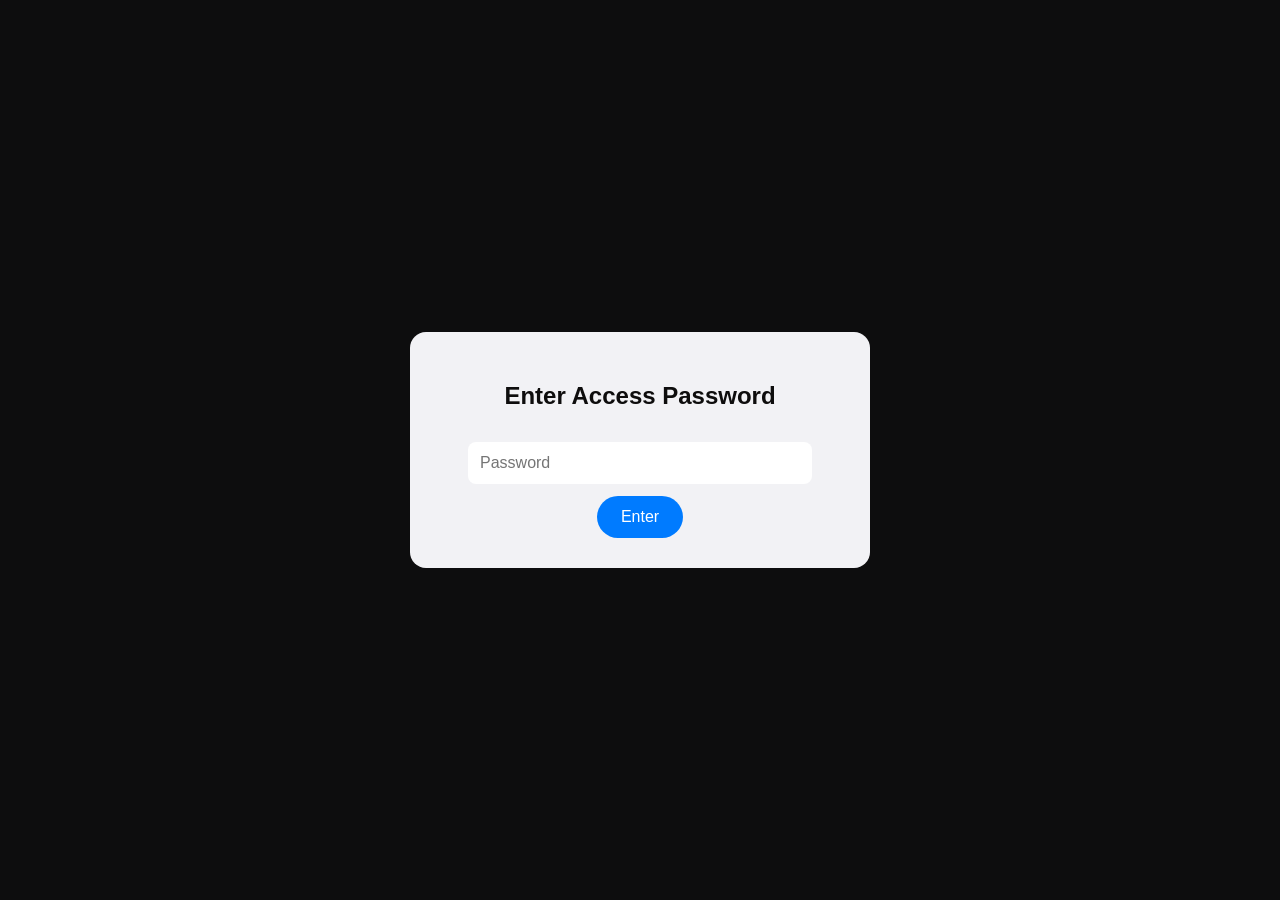
<file: css/HTML/password.html>
<!DOCTYPE html>
<html lang="en">
<head>
  <meta charset="UTF-8">
  <meta name="viewport" content="width=device-width, initial-scale=1.0">
  <title>Enter Password</title>
  <style>
    body {
      margin: 0;
      font-family: "Inter", sans-serif;
      background: #0d0d0e;
      display: flex;
      align-items: center;
      justify-content: center;
      height: 100vh;
    }

    .password-box {
      background: #f2f2f5;
      padding: 30px;
      border-radius: 16px;
      text-align: center;
      width: 90%;
      max-width: 400px;
    }

    .password-box h2 {
      color: rgb(14, 13, 13);
      margin-bottom: 20px;
    }

    .password-box input {
      width: 80%;
      padding: 12px;
      margin: 12px 0;
      border-radius: 8px;
      border: none;
      outline: none;
      font-size: 16px;
    }

    .password-box button {
      padding: 12px 24px;
      background: #007bff;
      color: white;
      border: none;
      border-radius: 30px;
      cursor: pointer;
      font-size: 16px;
    }

    #password-error {
      color: #ff5555;
      margin-top: 12px;
      display: none;
      font-size: 14px;
    }
  </style>
</head>
<body>
  <div class="password-box">
    <h2>Enter Access Password</h2>
    <input type="password" id="password-input" placeholder="Password">
    <button id="password-submit">Enter</button>
    <p id="password-error">Invalid password. Try again.</p>
  </div>

  <script>
    const VALID_PASSWORD = "emma.com10";

    const passwordInput = document.getElementById("password-input");
    const passwordSubmit = document.getElementById("password-submit");
    const passwordError = document.getElementById("password-error");

    function checkPassword() {
      if (passwordInput.value.trim() === VALID_PASSWORD) {
        // Redirect to your actual page
        window.location.href = "index.html";
      } else {
        passwordError.style.display = "block";
        passwordInput.value = "";
      }
    }

    passwordSubmit.addEventListener("click", checkPassword);

    // Also allow pressing Enter
    passwordInput.addEventListener("keydown", (e) => {
      if (e.key === "Enter") checkPassword();
    });
  </script>
</body>
</html>




<style>
  /* ---------- SCREEN 2 CAROUSEL ---------- */
.screen2 {
  display: none;
  flex-direction: column;
  animation: slideIn 0.6s ease forwards;
}

@keyframes slideIn {
  from { transform: translateY(50px); opacity: 0; }
  to { transform: translateY(0); opacity: 1; }
}

/* NAVBAR */
.navbar {
  display: flex;
  justify-content: space-between;
  align-items: center;
  background: #0c0c0c;
  color: #f8f5f5;
  padding: 15px 20px;
  font-weight: bold;
  box-shadow: 0 2px 5px rgba(0,0,0,0.05);
}
.top-left, .top-right {
      min-width: 60px;
      display: flex;
      align-items: center;
      justify-content: center;
    }

    .flag-icon {
      width: 25px;
      height: 25px;
      border-radius: 100%;
      object-fit: cover;
      margin-left: 685%;
    }


/* TABS */
.tabs {
  display: flex;
  background:#070707;
  color: white;
}

.tabs div {
  flex: 1;
  text-align: center;
  padding: 12px 0;
  font-weight: 600;
  color: #ddd9d9;
  cursor: pointer;
  border-bottom: 3px solid transparent;
}

.tabs .active {
  border-bottom: 3px solid #dbdddf;
  color: #d0d2d4;
}

.ticket-container {
  position: relative;
  padding: 20px;
  width: 104%;
  
}

.cards-wrapper {
  display: flex;
  overflow-x: auto;
  gap: 20px;
  padding-bottom: 15px;
  scroll-snap-type: x mandatory;
  scrollbar-width: none;
  scroll-behavior: smooth;
}

.cards-wrapper::-webkit-scrollbar { display: none; }

.card {
  flex: 0 0 30%;
  background: #fcfbfb;
  border-radius: 8px;
  box-shadow: 0 4px 20px rgba(0,0,0,0.1);
  scroll-snap-align: center;
  overflow: hidden;
  transition: transform 0.3s ease, box-shadow 0.3s ease;
  border-bottom: solid rgb(5, 5, 5);

}

.card:hover {
  transform: translateY(-3px);
  box-shadow: 0 8px 25px rgba(0,0,0,0.15);
}

.card-img {
  width: 100%;
  height: 260px;
  object-fit: cover;
  margin-top: -30px;
}

.card-body {
  text-align: center;
  padding: 15px;
}

.ticket-top {
  background-color: #1c43df;
  color: #FFFFFF;
  padding: 15px;
  font-weight: 700;
  border-top-left-radius: 16px;
  border-top-right-radius: 16px;
  width: 100%;
  max-width: 386px;
  margin: 0 auto 20px;
  height: 130px;
  box-sizing: border-box;
}

.view-ticket {
  display: inline-flex;
  align-items: center;
  justify-content: center;
  gap: 6px;
  background-color: #020202;
  color: #FFFFFF;
  border: none;
  padding: 10px 18px;
  font-size: 15px;
  font-weight: 500;
  cursor: pointer;
  width: 100%;
}

.ticket-details { margin-top: 10px; color: #007aff; font-weight: 500; }

/* DOTS */
.dots { 
  display: flex; 
  justify-content: center;
  margin: 15px 0;
  gap: 8px;
} 
.dot { 
  width: 5px;
  height: 5px; 
  background: #ccc; 
  border-radius: 50%;
  transition: 0.3s; 
} 
.dot.active { 
  background: #0a0a0a;
  transform: scale(1.2);
}

/* ACTION BUTTONS */
.action-buttons {
  display: flex;
  justify-content: center;
  gap: 15px;
  margin: 10px 0 20px;
}

.transfer-btn {
  background:#1c2aa8;
  color: #e6ebf0;
  border: none;
  padding: 10px 30px;
  border-radius: 5px;
  cursor: pointer;
  width: 45%;
  height: 50px;
  font-size: 15px;
}

.sell-btn {
  background: #1c2aa8;
  color: #dfdcdc;
  border: none;
  padding: 10px 30px;
  border-radius: 5px;
  cursor: pointer;
  width: 45%;
  height: 50px;
  font-size: 15px;
}
.transfer-btn:hover{
  background-color: #9b9ea1;
}

.sell-btn:hover{
   background-color: #9b9ea1;
}
/* Three animated pulsing dots — works with: <div class="dots"></div> */
.dots{
  --size: 7px;        /* diameter of each dot */
  --gap: 5px;         /* space between dots */
  --color: #080808;    /* dot color */

  width: var(--size);
  height: var(--size);
  background: var(--color);
  border-radius: 50%;
  display: inline-block;
  position: relative;
  transform-origin: center;
  animation: dotPulse 1s infinite ease-in-out;
  margin-left: 50%;
}

/* left and right dots */
.dots::before,
.dots::after{
  content: "";
  position: absolute;
  top: 0;
  width: var(--size);
  height: var(--size);
  background: var(--color);
  border-radius: 50%;
  transform-origin: center;
  animation: dotPulse 1s infinite ease-in-out;
}

/* position them */
.dots::before { left: calc(-1 * (var(--size) + var(--gap)));  animation-delay: 0.10s; }
.dots::after  { left: calc(var(--size) + var(--gap));        animation-delay: 0.10s; }

/* pulse animation */
@keyframes dotPulse{
  0%, 80%, 100% { transform: scale(1); opacity: 0.2; }
  40%           { transform: scale(1.6); opacity: 0.2;   }
}


a{
  text-decoration: none;
  color: white;
}
.map-container {
    position: relative;
    width: 100%;
    height: 350px;         /* change this value if you want the map taller */
    border-radius: 12px;
    overflow: hidden;      /* keeps rounded corners from being clipped on mobile */
    box-shadow: 0 2px 8px rgba(0,0,0,0.08);
  }

  .map-container iframe {
    position: absolute;
    top: 0;
    left: 0;
    width: 100%;
    height: 100%;
    border: 0;
    display: block;
  }

  /* Optional: slightly increase height on larger screens */
  @media (min-width: 768px) {
    .map-container { height: 420px; }
  }

/* RESPONSIVE */
@media (max-width: 768px) {
  .card { flex: 0 0 80%; }
}

@media (max-width: 480px) {
  .card { flex: 0 0 90%; }
}
/* ---------------------------- end of screen 2 ------------------*/

</style>
</file>
<file: css/ticket.css>
/* ---------- GLOBAL RESET ---------- */
* {
  box-sizing: border-box;
}

html, body {
  height: auto;
  overflow-y: auto;
}

body {
  margin: 0;
  padding: 0;
  padding-bottom: 90px; /* SPACE FOR FIXED BOTTOM NAV */
  font-family: "Inter", sans-serif;
  background: #f5f3f3;
  color: #0c0c0c;
}

/* ---------- TOP NAV ---------- */
.top-nav {
  position: sticky;
  top: 0;
  z-index: 200;
  display: flex;
  align-items: center;
  justify-content: space-between;
  height: 60px;
  padding: 0 16px;
  background: linear-gradient(180deg, rgba(3, 3, 3, 0.98), rgba(3, 3, 3, 0.98));
  border-bottom: 1px solid rgba(255,255,255,0.05);
  backdrop-filter: blur(4px);
  color: #fff;
}

.top-left, .top-right {
  min-width: 60px;
  display: flex;
  align-items: center;
  justify-content: center;
}

.flag-icon {
  width: 25px;
  height: 25px;
  border-radius: 100%;
  object-fit: cover;
margin-right: -470px;
}

.top-title {
  position: absolute;
  left: 50%;
  transform: translateX(-50%);
  font-weight: 600;
  font-size: 16px;
}

.help-link {
  color: #fff;
  font-size: 14px;
  text-decoration: none;
}

/* ---------- TABS ---------- */
.tabs {
  position: sticky;
  top: 60px;
  z-index: 190;
  display: flex;
  background: #0c0c0c;
  border-bottom: 1px solid rgba(7, 7, 7, 0.1);
}

.tabs div {
  flex: 1;
  text-align: center;
  padding: 12px 0;
  font-weight: 600;
  color: #fff;
  cursor: pointer;
}

.tabs .active {
  background: rgba(255,255,255,0.1);
  border-bottom: 3px solid #fff;
}

/* ---------- EVENTS ---------- */
.events-container {
  padding: 15px;
}

/* CARD */
.event-card {
  width: 100%;
  max-width: 550px;
  height: 370px;
  margin: 15px auto;
  border-radius: 2px;
  overflow: hidden;
  cursor: pointer;
  background: #fcf9f9;
  margin-bottom: 20px;
}

/* HOVER EFFECT */
.event-card:hover {
  transform: translateY(-5px);
  box-shadow: 0 12px 25px rgba(253, 253, 253, 0.3);
}

/* IMAGE */
.event-card img {
  width: 100%;
  height: 490px;
  object-fit: cover; /* IMPORTANT: fills nicely */
  display: block;
}

/* INFO */
.event-info {
  padding: 15px;
  color: #fff;
}


.event-info p {
  font-size: 0.9rem;
  color: #ccc;
}

/* ---------- BOTTOM NAV ---------- */
.bottom-nav {
  position: fixed;
  bottom: 0;
  left: 0;
  width: 100%;
  height: 80px;
  background: #fcfbfb;
  display: flex;
  justify-content: space-around;
  align-items: center;
  border-top: 1px solid rgba(0,0,0,0.1);
  z-index: 300;
}

.nav-item {
  text-align: center;
  font-size: 12px;
  color: #080808;
  display: flex;
  flex-direction: column;
  align-items: center;
  cursor: pointer;
}

.nav-item img.nav-icon {
  width: 32px;
  height: 28px;
  margin-bottom: 4px;
  object-fit: contain;
}

.nav-item.active {
  color: #2a39be;
  font-weight: 600;
}

a {
  text-decoration: none;
}

/* ---------- RESPONSIVE ---------- */

/* Large phones / small tablets */
@media (max-width: 768px) {
  .bottom-nav {
    height: 72px;
  }

  .nav-item img.nav-icon {
    width: 28px;
    height: 26px;
  }

  .nav-item span {
    font-size: 11px;
  }
}

/* Normal phones */
@media (max-width: 480px) {
  .bottom-nav {
    height: 68px;
  }

  .nav-item img.nav-icon {
    width: 24px;
    height: 24px;
  }

  .nav-item span {
    font-size: 10.5px;
  }
}

/* Small phones */
@media (max-width: 360px) {
  .bottom-nav {
    height: 64px;
  }

  .nav-item img.nav-icon {
    width: 20px;
    height: 20px;
  }

  .nav-item span {
    font-size: 9.5px;
  }
}

/* ----------- FIX HORIZONTAL SCROLL ON IPHONES ----------- */
@media only screen 
  and (min-device-width: 320px) 
  and (max-device-width: 812px) 
  and (-webkit-min-device-pixel-ratio: 2) {

  html, body {
    overflow-x: hidden;
    width: 100%;
    max-width: 100vw;
  }

  /* Make wide elements fit inside viewport */
  .event-card {
    width: 100% !important;
    margin-left: 0 !important;
  }

  .flag-icon {
    margin-left: 0 !important;
  }
}
</file>
<file: css/style.css>
body {
  margin: 0;
  font-family: -apple-system, BlinkMacSystemFont, sans-serif;
  background: #df0c0c;
}

/* HERO */
.hero-wrapper {
  position: fixed;
  top: 0;
  left: 0;
  width: 100%;
  background: white;
  z-index: 1000;
}

.hero-image {
  position: relative;
  width: 100%;
  height: 430px;
}

.hero-image img {
  width: 100%;
  height: 100%;
  object-fit: cover;
}

/* VIEW TICKET BUTTON */
.hero-btn {
  width: 94%;
  background: #1212af;
  color: white;
  border: none;
  padding: 14px;
  font-weight: bold;
  cursor: pointer;

  display: flex;
  align-items: center;
  justify-content: center;
  gap: 10px;

  margin: -22px auto 0 auto;
  position: relative;
  z-index: 0;
  margin-left: 30px;

  margin: 0 auto 0 auto;
  transform: translateY(3px); /* push it down a bit more */
}

/* TABS */
.tabs {
  display: flex;
  background: rgb(250, 248, 248);
  border-bottom: 1px solid #eee;

  position: sticky;
  top: 320px;
  z-index: 1999;

margin-top: 29px; /* increase from 12px */
}

/* CONTENT */
.screen2-content {
  margin-top: 540px;
  z-index: 1999;
  background-color: white;
}

.barcode-icon {
  transition: 0.3s ease;
}

/* NORMAL STATE */
.tabs {
  position: sticky;
  top: 320px;
  transition: 0.3s ease;
}

/* COLLAPSED STATE (WHEN SCROLLING UP) */
body.collapsed .barcode-icon {
  position: fixed;
  top: 10px;
  right: 15px;
  z-index: 9999;
  opacity: 13px 13px;
}

body.collapsed .tabs {
  position: fixed;
  top: 300px; /* adjust if needed to cover View Ticket button */
  left: 0;
  width: 100%;
  z-index: 1999;
}
.barcode-icon,
.tabs {
  transition: transform 0.2s ease;
  will-change: transform;
 
}
.tabs,
.barcode-icon {
  transition: transform 0.2s ease;
  will-change: transform;
}

.ticket-count {
  position: absolute;
  bottom: 15px;
  right: 15px;
  color: white;
  font-size: 14px;
}

.hero-btn {
  width: 89.8%;
  background: #1212af;
  color: white;
  border: none;
  padding: 14px;
  font-weight: bold;
  cursor: pointer;

  display: flex;
  align-items: center;
  justify-content: center;
  gap: 10px; /* space between icon and text */
  margin-left: 10px;
}

/* optional icon size fix */
.barcode-icon {
  font-size: 22px;
}

/* text styling */
.btn-text {
  font-size: 16px;
  font-weight: 600;
}

/* TABS */
.tabs {
  display: flex;
  border-bottom: 1px solid #eee;
}

.tab {
  flex: 1;
  text-align: center;
  padding: 12px;
  color: #999;
}

.tab.active {
  color: #000;
  border-bottom: 2px solid #000;
}

/* ORDER */
.order-box {
  display: flex;
  justify-content: space-between;
  padding: 18px;
}


body {
  background: #f2f2f2;
  font-family: -apple-system, BlinkMacSystemFont, sans-serif;
}

/* ================= MAP ================= */
.map-card {
  width: 95% ;
  margin: 15px auto;
  border-radius: 12px;
  overflow: hidden;
}

.map-card iframe {
  width: 100%;
  height: 170px;
  border: 0;
  display: block;
}
/* ================= BUTTON ================= */
.directions-btn {
  width: 90%;
  margin: 10px auto;
  background: #eee;
  text-align: center;
  padding: 12px;
  border-radius: 8px;
  font-weight: 600;
}

/* ================= EVENT CARD ================= */
.event-card-new {
  position: relative;
  width: 90%;
  margin: 15px auto;
  border-radius: 12px;
  overflow: hidden;
}

.event-card-new img {
  width: 100%;
  height: 160px;
  object-fit: cover;
}

.event-overlay {
  position: absolute;
  bottom: 0;
  left: 0;
  padding: 10px;
  color: #fff;
  background: linear-gradient(to top, rgba(0,0,0,0.8), transparent);
  width: 70%;
}

.event-overlay h3 {
  font-size: 13px;
}

.event-overlay span {
  font-size: 11px;
}

.ticket-badge {
  position: absolute;
  right: 10px;
  bottom: 20px;
  background: rgba(0,0,0,0.7);
  color: #fff;
  font-size: 10px;
  padding: 6px;
  border-radius: 6px;
}

/* ================= FLOATING ACTION ================= */
.action-card {
  position: fixed;
  bottom: 20px;
  left: 50%;
  transform: translateX(-50%);

  width: 160px;
  height: 60px;
  background: #fff;
  border-radius: 40px;

  display: flex;
  justify-content: space-around;
  align-items: center;

  padding: 10px;
  box-shadow: 0 10px 30px rgba(0,0,0,0.15);
}

.action {
  display: flex;
  flex-direction: column;
  align-items: center;
  font-size: 12px;
  color: #070707;
}

.icon svg {
  width: 22px;
  height: 22px;
  stroke: #352bc2;
  fill: none;
}

.divider {
  width: 1px;
  height: 30px;
  background: #ddd;
}

.ticket-block {
  margin-bottom: 15px;
}

/* HEADER ABOVE TICKET */
.ticket-header-title {
  font-size: 12px;
  font-weight: bold;
  color: #fdfdfd;
  margin-bottom: 3px;
  padding-left: 2px;
  letter-spacing: 0.5px;
   background: #e7e4e4;
  width: 90%;
  margin-left: 20px;
  color: #000;
  height: 30px;

  line-height: 30px;
  border-radius: 5px;
}

/* TICKET ROW */
.ticket-item {
  display: flex;
  justify-content: space-between;
  background: #e7e4e4;
  padding: 12px;
  border-radius: 2px;
  text-align: center;
  width: 90%;
  margin-left: 20px;
  color: #000;
  height: 60px;
  
}

.ticket-item .col {
  flex: 1;
}

.label {
  font-size: 10px;
  color: #1b1919;
  letter-spacing: 1px;
}

.value {
  font-size: 16px;
  font-weight: bold;
  margin-top: 4px;
}

/* CLOSE + HELP */
.close-icon,
.help-text {
  position: absolute;
  top: 15px;
  color: white;
}

.close-icon { left: 15px; }
.help-text { right: 15px; }

/* end of screen two 

/*============= start of screen 3 ========== */

/* screen 3 start here ---*/
:root {
  --blue: #1c5cb4;
  --blue-weak: #eaf3ff;
  --card-bg: #fff;
  --muted: #777;
}

/* Transfer Container */
.transfer-container {
  display: none;
  position: fixed;
  bottom: 0;
  left: 0;
  width: 100%;
  max-height: 45vh; /* fits mobile screens */
  background: #fff;
  border-radius: 16px 16px 0 0;
  box-shadow: 0 -6px 20px rgba(0, 0, 0, 0.15);
  overflow-y: auto;
  z-index: 99;
  animation: slideHalfUp 0.4s ease forwards;
  padding-bottom: 20px;
  height: 250px;
}

.transfer-container.show {
  display: block;
}

.ticket-details {
  text-align: left;
  margin: 15px 5%;
  font-weight: 600;
  font-size: 14px;
  color: #1c5cb4;
  margin-top: 190px;
}

@keyframes slideHalfUp {
  from { transform: translateY(100%); opacity: 0; }
  to { transform: translateY(0); opacity: 1; }
}

/* Header */
.header {
  text-align: center;
  font-weight: 700;
  letter-spacing: 0.6px;
  padding: 12px 0;
  border-bottom: 1px solid #e6e6e6;
  font-size: 14px;
}

/* Info Box */
.info-box {
  display: flex;
  gap: 10px;
  align-items: flex-start;
  background: #fbfbfb;
  border-radius: 8px;
  padding: 10px;
  margin: 12px 5%;
  font-size: 13px;
  color: #777;
}

.info-box i {
  background: #dfe7f6;
  color: var(--blue);
  border-radius: 50%;
  width: 30px;
  height: 30px;
  display: flex;
  align-items: center;
  justify-content: center;
}

/* Ticket Header */
.ticket-header {
  display: flex;
  justify-content: space-between;
  align-items: center;
  font-weight: 700;
  margin: 12px 5%;
  font-size: 15px;
}

.ticket-count {
  color: var(--muted);
  font-weight: 600;
  display: flex;
  align-items: center;
  gap: 6px;
}

/* Seat Container */
.seat-container {
  display: flex;
  flex-wrap: wrap;
  gap: 12px;
  margin: 10px 5%;
  justify-content: flex-start;
}

/* Seat Card */
.seat-card {
  width: 28%; /* 3 seats per row on small screens */
  min-width: 70px;
  height: 90px;
  display: flex;
  flex-direction: column;
  background: var(--card-bg);
  border-radius: 12px;
  box-shadow: 0 4px 14px rgba(0, 0, 0, 0.1);
  border: 1px solid #eee;
  cursor: pointer;
  user-select: none;
  transition: transform 0.14s ease, box-shadow 0.14s ease, border-color 0.14s ease, background 0.14s ease;
  position: relative;
}

.seat-top {
  background: var(--blue);
  color: #fff;
  text-align: center;
  padding: 8px 6px;
  font-weight: 700;
  font-size: 13px;
  border-top-left-radius: 12px;
  border-top-right-radius: 12px;
}

.seat-body {
  flex: 1;
  display: flex;
  align-items: center;
  justify-content: center;
}

.seat-dot {
  width: 24px;
  height: 24px;
  border-radius: 50%;
  border: 3px solid var(--blue);
  background: #fff;
  transition: all 0.2s ease;
}

/* Selected seat */
.seat-card.selected {
  background: var(--blue-weak);
  border: 2px solid var(--blue);
  box-shadow: 0 8px 20px rgba(28, 92, 180, 0.12);
}

.seat-card.selected .seat-dot {
  background: var(--blue);
  border-color: var(--blue);
  box-shadow: none;
}

/* Bottom Bar */
.bottom-bar {
  display: flex;
  justify-content: space-between;
  align-items: center;
  padding: 12px 5%;
  border-top: 1px solid #eee;
  font-weight: 700;
  font-size: 14px;
}

.transfer-link {
  color: var(--blue);
  text-decoration: none;
  font-weight: 800;
  letter-spacing: 0.6px;
}

.transfer-link {
  display: block;
  text-align: right;
  margin: 60px 5% 20px; /* top right bottom left */
  margin-top: -30px;
  font-size: 12px;
}


/* ===== MOBILE RESPONSIVE ===== */
@media (max-width: 480px) {
  .seat-card {
    width: 10%; /* 3 per row on mobile */
    height: 85px;
  }

  .seat-top {
    font-size: 12px;
    padding: 6px 4px;
  }

  .seat-dot {
    width: 22px;
    height: 22px;
  }

  .header {
    font-size: 13px;
  }

  .ticket-header, .ticket-count, .bottom-bar {
    margin: 10px 4%;
    font-size: 13px;
  }

  .info-box {
    margin: 10px 4%;
  }

  .transfer-container {
  height: 100%;
  max-height: 100%;
}
/* ------ screen 3 ens here --------------------------------- */

/* ---------- 🧾 SCREEN 4 (TRANSFER FORM) ---------- */
/* BODY */
.transfer-body {
  padding: 25px 20px;
  text-align: center;
}

/* TITLE */
.transfer-title {
  font-size: 12px;
  letter-spacing: 2px;
  color: #777;
  margin-bottom: 20px;
}

/* OPTIONS (MAIN FIX HERE) */
.transfer-option {
  position: relative;
  display: flex;
  align-items: center;

  border: 2px solid #1c5cb4;
  border-radius: 5px;
  padding: 14px 16px;
  margin-bottom: 12px;
  color: #1c5cb4;
  font-weight: 600;
  cursor: pointer;
  font-size: 15px;

  width: 85%;
  margin-left: auto;
  margin-right: auto;
}

/* TEXT CENTERED */
.option-text {
  width: 100%;
  text-align: center;
}

/* ICON POSITIONED RIGHT */
.transfer-option i {
  position: absolute;
  right: 15px;
  font-size: 18px;
}

/* CENTER IMAGE */
.transfer-image {
  margin: 25px 0;
}

.transfer-image img {
  width: 90px;
  height: 90px;
  border-radius: 100%;
  object-fit: contain;
  opacity: 0.8;
}

/* TEXT */
.transfer-heading {
  font-size: 16px;
  margin-bottom: 8px;
}

.transfer-sub {
  font-size: 13px;
  color: #777;
  line-height: 1.4;
}

/* BOTTOM BACK */
.bottom-back {
  position: absolute;
  bottom: 15px;
  left: 20px;
  display: flex;
  align-items: center;
  gap: 6px;
  color: #1c5cb4;
  font-weight: 600;
  cursor: pointer;
}

.bottom-back i {
  font-size: 16px;
}
.transfer-divider {
  width: 160%;
  margin: 10px auto 20px;
  border: none;
  border-top: 1px solid #272626;
}

/* ---------- 🟣 SCREEN 5 (start here )===================== ---------- */
/* GLOBAL FIX (IMPORTANT) */
* {
  box-sizing: border-box;
}

/* SCREEN WRAPPER */
.screen {
  width: 100%;
  min-height: 57vh;
  display: flex;
  justify-content: center;
  align-items: flex-start;
  background: #f5f5f5;
}

/* FORM BODY */
.form-body {
  width: 100%;
  max-width: 420px;
  padding: 15px 15px;
  background: #fff;
}

/* TITLE */
.form-title {
  margin-bottom: 15px;
  font-size: 18px;
  font-weight: 700;
}

/* LABELS */
.form-body label {
  font-size: 13px;
  margin-top: 3px;
  display: block;
  color: #333;
}

/* INPUTS */
.form-body input,
.form-body textarea {
  width: 100%;
  padding: 5px;
  margin-top: 5px;
  margin-bottom: 12px;
  border: 1px solid #0e0d0d;
  border-radius: 2px;

  /* FIX: prevents mobile zoom on focus */
  font-size: 18px;
}

/* TEXTAREA */
.form-body textarea {
  height: 60px;
  resize: none;
}

/* SWITCH LINK */
.switch-link {
  color: #1c5cb4;
  font-size: 15px;
  margin: 5px 0 10px;
  cursor: pointer;
}

/* REMOVE DEFAULT A STYLING ISSUE */
a {
  text-decoration: underline;
  color: #1c5cb4;
}

/* BOTTOM ACTIONS */
.form-bottom {
  display: flex;
  justify-content: space-between;
  align-items: center;
  margin-top: 20px;
}

/* BACK */
.back-action {
  display: flex;
  align-items: center;
  gap: 6px;
  color: #1c5cb4;
  font-weight: 600;
  cursor: pointer;
}

/* BUTTON */
.submit-btn {
  background: black;
  color: white;
  padding: 12px 18px;
  border: none;
  border-radius: 6px;
  font-weight: 600;
  cursor: pointer;
}

/* DIVIDER */
.mid-divider {
  border: none;
  border-top: 1px solid #eee;
  margin: 10px 0 15px;
}


/* ================= SCREEN 6 ================= */
#screen6 {
  background: #680202;
  min-height: 100vh;
  padding: 15px;
}

/* HEADER */
.ticket-header-bar {
  display: flex;
  align-items: center;
  gap: 10px;
  margin-bottom: 15px;
  font-family: -apple-system, BlinkMacSystemFont, "SF Pro Display", "SF Pro Text",
    "Helvetica Neue", Helvetica, Arial, sans-serif;
}

.ticket-header-bar i {
  font-size: 20px;
}

.event-text h3 {
  font-size: 14px;
}

.event-text p {
  font-size: 12px;
  color: #777;
}

/* ================= CAROUSEL ================= */
.cards-wrapper {
  display: flex;
  gap: 15px;
  overflow-x: auto;
  scroll-snap-type: x mandatory;
  scroll-behavior: smooth;
  -webkit-overflow-scrolling: touch;
  padding-bottom: 10px;
}

.cards-wrapper::-webkit-scrollbar {
  display: none;
}

/* CARD */
.ticket-card {
  flex: 0 0 85%;
  scroll-snap-align: center;
  background: #fff;
  border-radius: 12px;
  overflow: hidden;
  box-shadow: 0 5px 20px rgba(0,0,0,0.1);
  margin-bottom: 50px;
  height: 430px;
}

/* IMAGE */
.ticket-image {
  position: relative;
  width: 100%;
  background: #fff;
   height: 600px;
}

/* IMPORTANT FIX */
.ticket-image img {
  width: 100%;
  height: auto;        /* 🔥 key fix */
  display: block;
  object-fit: contain; /* NO cropping */
}

/* BLUE LINE */
.blue-line {
  position: absolute;
  top: 0;
  width: 100%;
  height: 10px;
  background: #faf9f9;
}

/* BARCODE */
.barcode {
  position: absolute;
  top: 16px;
  left: 49%;
  transform: translateX(-50%);
  background: #faf9f9;
  padding: 8px;
  border-radius: 6px;
  width: 92%;
  text-align: center;
  overflow: hidden;
}

/* SCAN LINE (FAST LEFT → RIGHT LOOP) */
/* SCAN LINE - HORIZONTAL */
.scan-line {
  position: absolute;
  top: 0;
  left: 0;
  width: 10%;
  height: 100%;

  background: linear-gradient(
    to right,
    transparent,
    rgba(46, 13, 231, 0.6),
    transparent
  );

  animation: scanPingPong 1.2s linear infinite alternate;
  pointer-events: none;
}

/* LEFT ↔ RIGHT LOOP */
@keyframes scanPingPong {
  0% {
    transform: translateX(-100%);
  }
  100% {
    transform: translateX(1000%);
  }
}

/* ================= BUTTONS ================= */
.bottom-actions {
  display: flex;
  gap: 10px;
  margin-top: -10px;
 
}

/* WALLET BUTTON */
.wallet-btn {
  display: flex;
  align-items: center;
  justify-content: center;
  gap: 10px;
  flex: 1;
  background: #000;
  color: #fff;
  padding: 12px;
  border: none;
  border-radius: 10px;
  cursor: pointer;
}

.wallet-btn img {
  width: 18px;
  height: 18px;
  object-fit: contain;
}

/* INFO BUTTON */
.info-btn {
  flex: 1;
  background: #fff;
  border: 1px solid #ccc;
  border-radius: 10px;
  display: flex;
  align-items: center;
  justify-content: center;
  gap: 8px;
}

.info-btn i {
  font-size: 16px;
}

/* ================= INDICATOR ================= */
.indicator {
  padding: 8px 14px;
  background: #f8f6f6;
  color: #0e0d0d;
  font-size: 12px;
  border: none;
  border-radius: 25px;
  text-align: center;
  margin: 12px auto;
  width: fit-content;
  display: block;
  box-shadow: 0 4px 10px rgba(0,0,0,0.15);
}

.screen.active {
  display: block;
}


#screen6 {
  position: fixed;
  top: 0;
  left: 0;
  width: 100%;
  height: 100vh;

  background: #f8f8f7;
  z-index: 1000;

  transform: translateX(100%); /* starts OFF SCREEN (right side) */
  transition: transform 0.35s ease;

  display: block;
}

/* ACTIVE → slide into view */
#screen6.active {
  transform: translateX(0);
}



/* ================= SCREEN 7 BOTTOM SHEET ================= */

#screen7 {
  position: fixed;
  left: 0;
  bottom: 0;

  width: 100%;
  height: 70vh;

  background: #f5f5f5;
  z-index: 1000;

  border-radius: 16px 16px 0 0;
  box-shadow: 0 -10px 30px rgba(0,0,0,0.2);

  transform: translateY(100%);
  transition: transform 0.35s ease;

  overflow-y: auto;
  padding: 15px;

  display: block;
  font-family: 'Trebuchet MS', 'Lucida Sans Unicode', 'Lucida Grande', 'Lucida Sans', Arial, sans-serif;
}

/* ACTIVE STATE */
#screen7.active {
  transform: translateY(0);
}

/* drag handle */
.drag-handle {
  width: 40px;
  height: 4px;
  background: #ccc;
  border-radius: 10px;
  margin: 10px auto 20px;
}

/* header */
.screen7-header {
  display: flex;
  align-items: center;
  gap: 12px;
}

.back-btn {
  width: 35px;
  height: 35px;
  border: none;
  border-radius: 50%;
  background: white;
  box-shadow: 0 2px 8px rgba(0,0,0,0.08);
  cursor: pointer;
}

.screen7-header h2 {
  font-size: 16px;
  font-weight: 700;
}

/* divider */
.divider {
  border: none;
  border-top: 1px solid #e5e5e5;
  margin: 15px 0;
}

/* accordion */
.accordion-header {
  display: flex;
  justify-content: space-between;
  font-weight: 700;
  font-size: 13px;
  letter-spacing: 1px;
}

/* content */
.accordion-content {
  margin-top: 15px;
}

/* info */
.info-block {
  margin-bottom: 15px;
}

.label {
  font-size: 12px;
  font-weight: 600;
  color: #777;
}

.value {
  font-size: 14px;
  color: #222;
}

/* price */
.price-row {
  display: flex;
  justify-content: space-between;
  margin: 10px 0;
}

.price-row.bold {
  font-weight: 700;
}
#screen6 {
  z-index: 1000;
}

#screen7 {
  z-index: 2000;
}

body.hide-screen2-header .hero-wrapper {
  display: none;
}
#screen2.locked {
  pointer-events: none;
  overflow: hidden;
}
/* Base screen (Screen 2 / main UI) */
#screen2 {
  z-index: 1;
  position: relative;
}

/* Screen 6 (full page overlay) */
#screen6 {
  z-index: 1000;
}

/* Screen 7 (bottom sheet above screen 6) */
#screen7 {
  z-index: 2000;
}

/* =========================
   FIX: SCREEN 3–5 BOTTOM SHEETS (CLEAN)
   ========================= */

#screen3,
#screen4,
#screen5 {
  position: fixed;
  left: 0;
  bottom: 0;

  width: 100%;
  max-width: 100%;
  
  height: 50vh;

  background: #fff;
  z-index: 1000;

  border-radius: 16px 16px 0 0;
  box-shadow: 0 -10px 30px rgba(0,0,0,0.2);

  transform: translateY(100%);
  transition: transform 0.35s ease;

  overflow-y: auto;

  display: block !important;
}

/* ACTIVE STATE */
#screen3.active,
#screen4.active,
#screen5.active {
  transform: translateY(0);
}

/* STACK ORDER */
#screen3 { z-index: 1100; }
#screen4 { 
  z-index: 1200; 
  width: 100%;
}

#screen5 { z-index: 1300; }

/* 🔧 FIX SCREEN 4 WIDTH ISSUE */
#screen4 .transfer-body {
  width: 100%;
  max-width: 420px;
  margin: 0 auto;
  padding: 25px 20px;
  box-sizing: border-box;
}

#screen3.active {
  transform: translateY(0);
  width: 100%;
  max-width: 100%;
  height: 30vh !important;
}
#screen4.active,
#screen5.active {
  transform: translateY(0);
  width: 100%;
  max-width: 100%;
  height: 63vh;
}

/* ================= FIX SCREEN 4 WIDTH ISSUE ================= */

/* force screen 4 not to exceed viewport */
#screen4 {
  width: 100%;
  max-width: 100vw;
  overflow-x: hidden;
}

/* fix inner layout from causing overflow */
#screen4 .transfer-body {
  width: 100%;
  max-width: 100%;
  margin: 0 auto;
  padding: 25px 20px;
  box-sizing: border-box;
}

/* prevent options from pushing layout wider */
#screen4 .transfer-option {
  width: 100%;
  max-width: 100%;
  margin: 0 auto 12px;
  box-sizing: border-box;
}

/* fix divider weird width behavior */
#screen4 .transfer-divider {
  width: 100%;
  margin: 10px 0 20px;
}

/* global safety (important for mobile overflow bugs) */
* {
  box-sizing: border-box;
}
}
</file>
